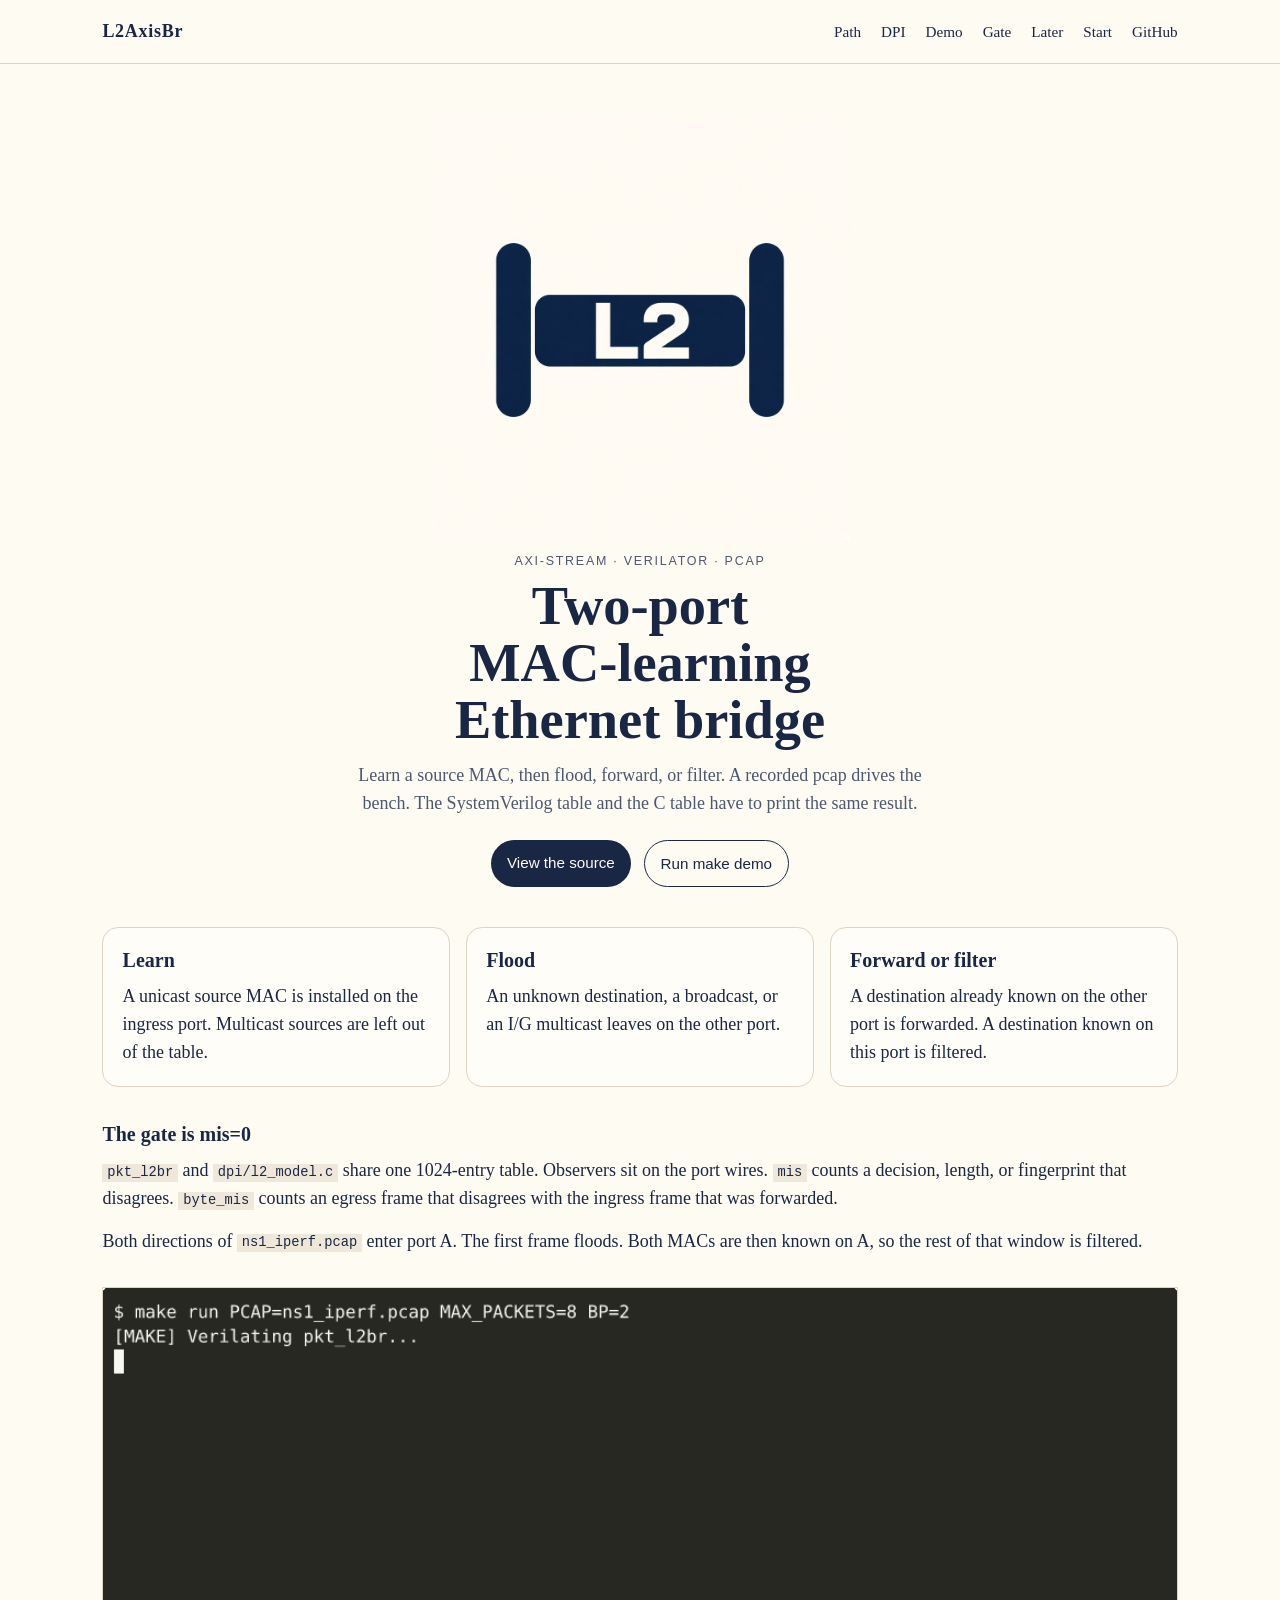
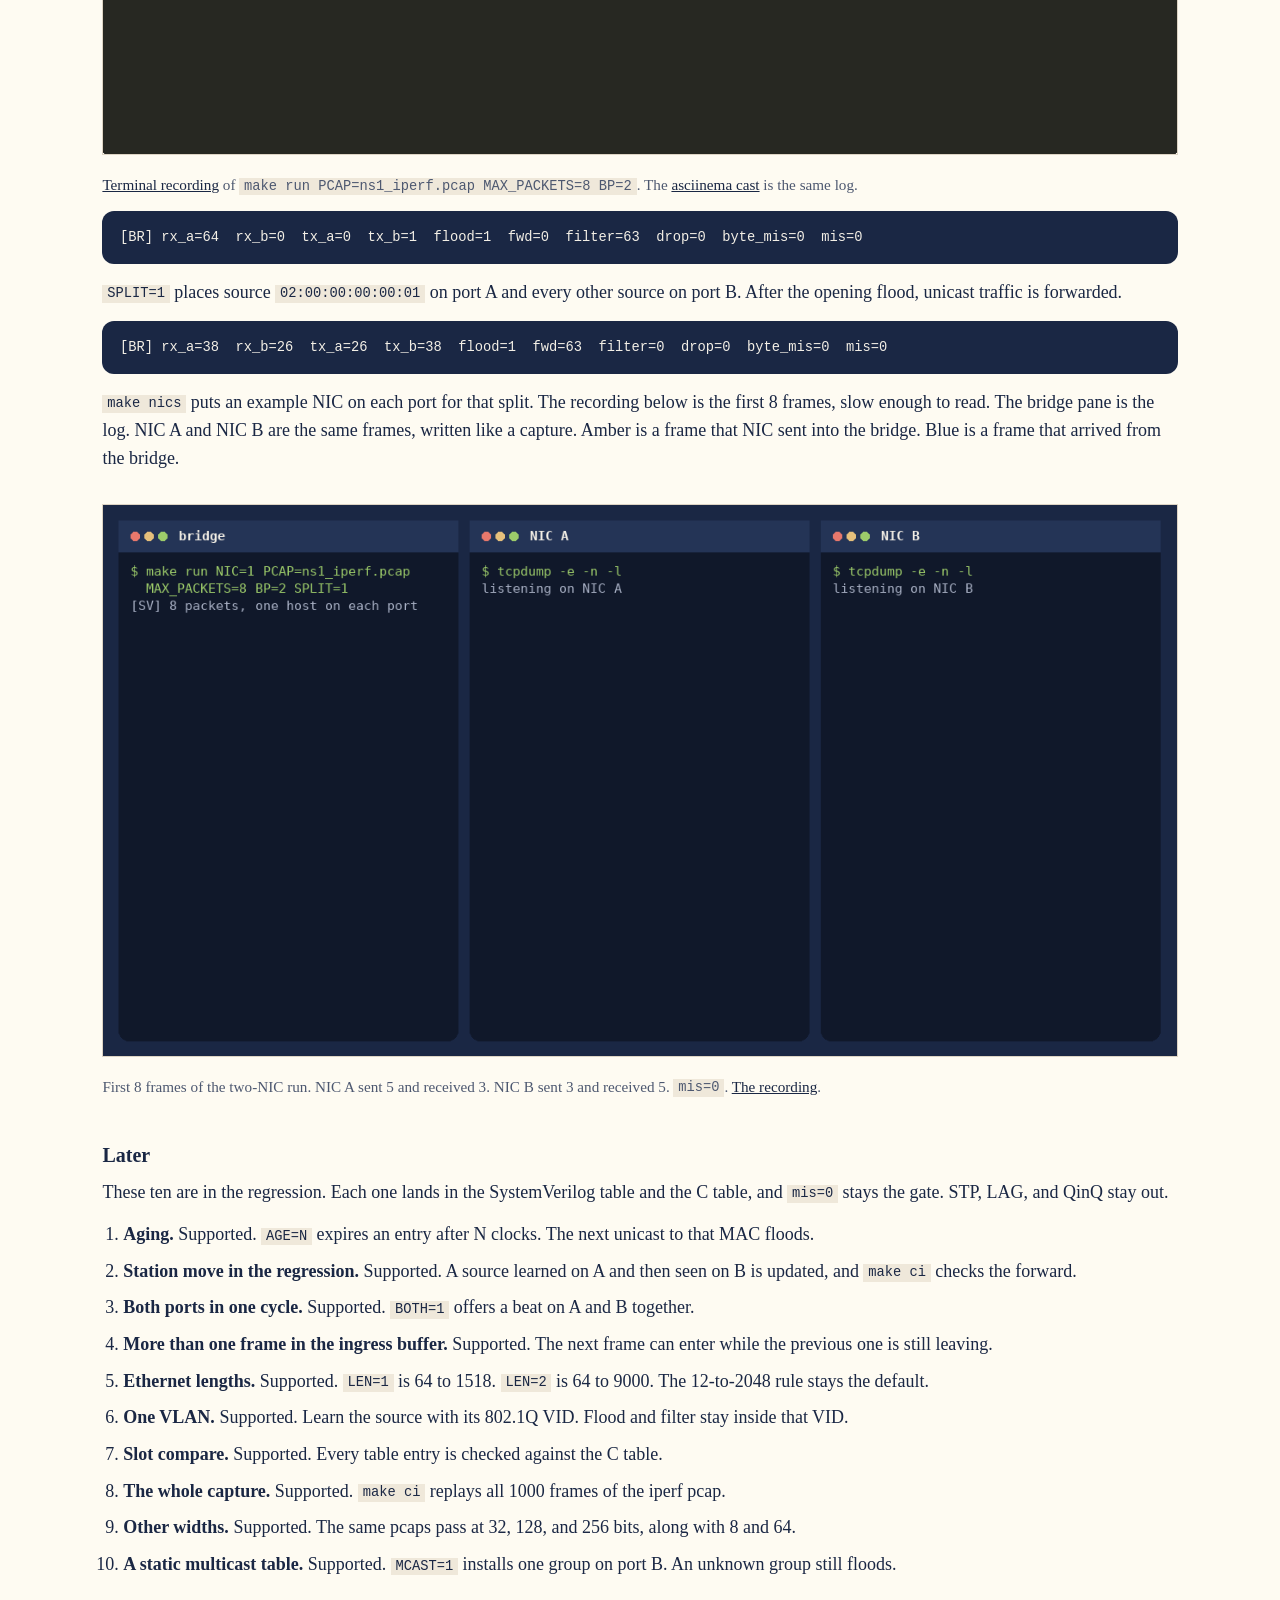
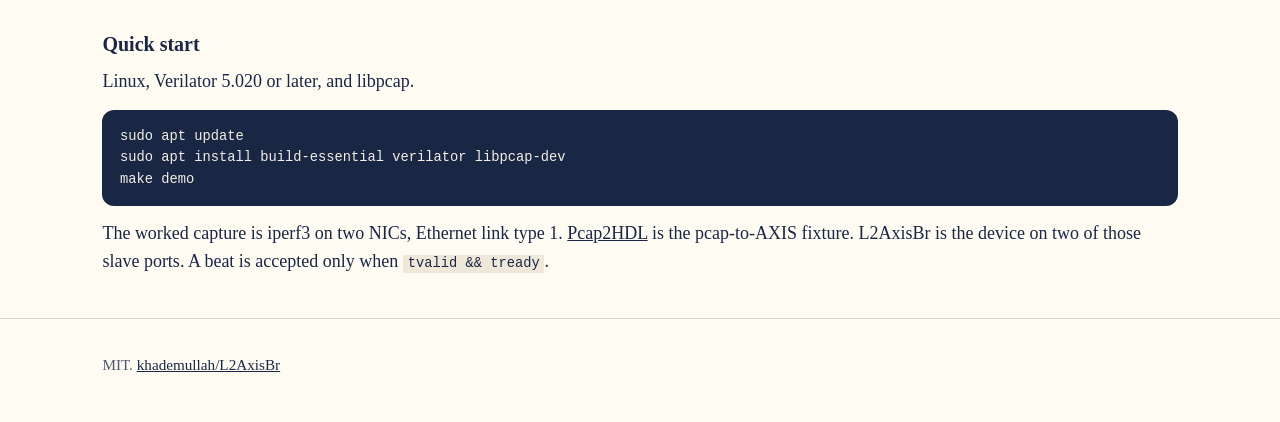
<file: docs/index.html>
<!DOCTYPE html>
<html lang="en">
<head>
  <meta charset="utf-8">
  <meta name="viewport" content="width=device-width, initial-scale=1">
  <title>L2AxisBr — two-port MAC-learning Ethernet bridge</title>
  <meta name="description" content="Two-port MAC-learning Ethernet bridge on AXI-Stream. Replay a pcap in Verilator. The SystemVerilog table and the C table have to agree.">
  <meta name="keywords" content="L2AxisBr, Ethernet bridge, AXI-Stream, MAC learning, SystemVerilog, Verilator, pcap, FPGA">
  <meta name="robots" content="index, follow">
  <link rel="canonical" href="https://khademullah.github.io/L2AxisBr/">
  <link rel="icon" href="logo.jpg" type="image/jpeg">
  <meta property="og:type" content="website">
  <meta property="og:title" content="L2AxisBr — two-port MAC-learning Ethernet bridge">
  <meta property="og:description" content="Learn a source MAC, then flood, forward, or filter. A pcap drives Verilator, and the RTL and a C model of the same table must agree.">
  <meta property="og:url" content="https://khademullah.github.io/L2AxisBr/">
  <meta property="og:image" content="https://khademullah.github.io/L2AxisBr/logo-2.jpg">
  <meta name="twitter:card" content="summary">
  <meta name="twitter:title" content="L2AxisBr — two-port MAC-learning Ethernet bridge">
  <meta name="twitter:description" content="Learn a source MAC, then flood, forward, or filter. A pcap drives Verilator, and the RTL and a C model of the same table must agree.">
  <meta name="twitter:image" content="https://khademullah.github.io/L2AxisBr/logo-2.jpg">
  <link rel="sitemap" type="application/xml" title="Sitemap" href="sitemap.xml">
  <link rel="sitemap" type="application/xml" title="Site" href="site.xml">
  <link rel="stylesheet" href="style.css">
  <script type="application/ld+json">
  {
    "@context": "https://schema.org",
    "@type": "SoftwareSourceCode",
    "name": "L2AxisBr",
    "description": "Two-port MAC-learning Ethernet bridge on AXI-Stream. Replay a pcap in Verilator. The SystemVerilog table and the C table have to agree.",
    "codeRepository": "https://github.com/khademullah/L2AxisBr",
    "programmingLanguage": ["SystemVerilog", "C"],
    "runtimePlatform": "Verilator",
    "license": "https://opensource.org/licenses/MIT",
    "author": {
      "@type": "Person",
      "name": "Khadem Ullah",
      "url": "https://github.com/khademullah"
    }
  }
  </script>
</head>
<body>
  <header class="bar">
    <a class="brand" href="#top">L2AxisBr</a>
    <nav>
      <a href="path.html">Path</a>
      <a href="dpi.html">DPI</a>
      <a href="run.html">Demo</a>
      <a href="#gate">Gate</a>
      <a href="#later">Later</a>
      <a href="#start">Start</a>
      <a href="https://github.com/khademullah/L2AxisBr">GitHub</a>
    </nav>
  </header>

  <main id="top">
    <section class="hero">
      <img class="hero-logo" src="logo-2.jpg" width="640" height="640" alt="L2AxisBr: two ports joined by a bridge, with L2 on the bridge">
      <p class="kicker">AXI-Stream · Verilator · pcap</p>
      <h1>Two-port MAC&#8209;learning Ethernet bridge</h1>
      <p class="lede">Learn a source MAC, then flood, forward, or filter. A recorded pcap drives the bench. The SystemVerilog table and the C table have to print the same result.</p>
      <p class="actions">
        <a class="button" href="https://github.com/khademullah/L2AxisBr">View the source</a>
        <a class="button quiet" href="#start">Run make demo</a>
      </p>
    </section>

    <section class="rules" aria-label="Forwarding">
      <article>
        <h2>Learn</h2>
        <p>A unicast source MAC is installed on the ingress port. Multicast sources are left out of the table.</p>
      </article>
      <article>
        <h2>Flood</h2>
        <p>An unknown destination, a broadcast, or an I/G multicast leaves on the other port.</p>
      </article>
      <article>
        <h2>Forward or filter</h2>
        <p>A destination already known on the other port is forwarded. A destination known on this port is filtered.</p>
      </article>
    </section>

    <section id="gate">
      <h2>The gate is mis=0</h2>
      <p><code>pkt_l2br</code> and <code>dpi/l2_model.c</code> share one 1024-entry table. Observers sit on the port wires. <code>mis</code> counts a decision, length, or fingerprint that disagrees. <code>byte_mis</code> counts an egress frame that disagrees with the ingress frame that was forwarded.</p>
      <p>Both directions of <code>ns1_iperf.pcap</code> enter port A. The first frame floods. Both MACs are then known on A, so the rest of that window is filtered.</p>
      <figure class="demo">
        <img src="demo.gif" alt="make run on the first 8 frames: packet 1 floods, the next frames are filtered, mis=0">
        <figcaption><a href="demo.gif">Terminal recording</a> of <code>make run PCAP=ns1_iperf.pcap MAX_PACKETS=8 BP=2</code>. The <a href="demo.cast">asciinema cast</a> is the same log.</figcaption>
      </figure>
      <pre><code>[BR] rx_a=64  rx_b=0  tx_a=0  tx_b=1  flood=1  fwd=0  filter=63  drop=0  byte_mis=0  mis=0</code></pre>
      <p><code>SPLIT=1</code> places source <code>02:00:00:00:00:01</code> on port A and every other source on port B. After the opening flood, unicast traffic is forwarded.</p>
      <pre><code>[BR] rx_a=38  rx_b=26  tx_a=26  tx_b=38  flood=1  fwd=63  filter=0  drop=0  byte_mis=0  mis=0</code></pre>
      <p><code>make nics</code> puts an example NIC on each port for that split. The recording below is the first 8 frames, slow enough to read. The bridge pane is the log. NIC A and NIC B are the same frames, written like a capture. Amber is a frame that NIC sent into the bridge. Blue is a frame that arrived from the bridge.</p>
      <figure class="demo">
        <img src="nics.gif" alt="Three terminals. The bridge floods the first frame from NIC A to NIC B, then forwards the return frame from NIC B to NIC A.">
        <figcaption>First 8 frames of the two-NIC run. NIC A sent 5 and received 3. NIC B sent 3 and received 5. <code>mis=0</code>. <a href="nics.gif">The recording</a>.</figcaption>
      </figure>
    </section>

    <section id="later">
      <h2>Later</h2>
      <p>These ten are in the regression. Each one lands in the SystemVerilog table and the C table, and <code>mis=0</code> stays the gate. STP, LAG, and QinQ stay out.</p>
      <ol>
        <li><strong>Aging.</strong> Supported. <code>AGE=N</code> expires an entry after N clocks. The next unicast to that MAC floods.</li>
        <li><strong>Station move in the regression.</strong> Supported. A source learned on A and then seen on B is updated, and <code>make ci</code> checks the forward.</li>
        <li><strong>Both ports in one cycle.</strong> Supported. <code>BOTH=1</code> offers a beat on A and B together.</li>
        <li><strong>More than one frame in the ingress buffer.</strong> Supported. The next frame can enter while the previous one is still leaving.</li>
        <li><strong>Ethernet lengths.</strong> Supported. <code>LEN=1</code> is 64 to 1518. <code>LEN=2</code> is 64 to 9000. The 12-to-2048 rule stays the default.</li>
        <li><strong>One VLAN.</strong> Supported. Learn the source with its 802.1Q VID. Flood and filter stay inside that VID.</li>
        <li><strong>Slot compare.</strong> Supported. Every table entry is checked against the C table.</li>
        <li><strong>The whole capture.</strong> Supported. <code>make ci</code> replays all 1000 frames of the iperf pcap.</li>
        <li><strong>Other widths.</strong> Supported. The same pcaps pass at 32, 128, and 256 bits, along with 8 and 64.</li>
        <li><strong>A static multicast table.</strong> Supported. <code>MCAST=1</code> installs one group on port B. An unknown group still floods.</li>
      </ol>
    </section>

    <section id="start">
      <h2>Quick start</h2>
      <p>Linux, Verilator 5.020 or later, and libpcap.</p>
      <pre><code>sudo apt update
sudo apt install build-essential verilator libpcap-dev
make demo</code></pre>
      <p>The worked capture is iperf3 on two NICs, Ethernet link type 1. <a href="https://github.com/khademullah/Pcap2HDL">Pcap2HDL</a> is the pcap-to-AXIS fixture. L2AxisBr is the device on two of those slave ports. A beat is accepted only when <code>tvalid &amp;&amp; tready</code>.</p>
    </section>
  </main>

  <footer>
    <p>MIT. <a href="https://github.com/khademullah/L2AxisBr">khademullah/L2AxisBr</a></p>
  </footer>
</body>
</html>
</file>
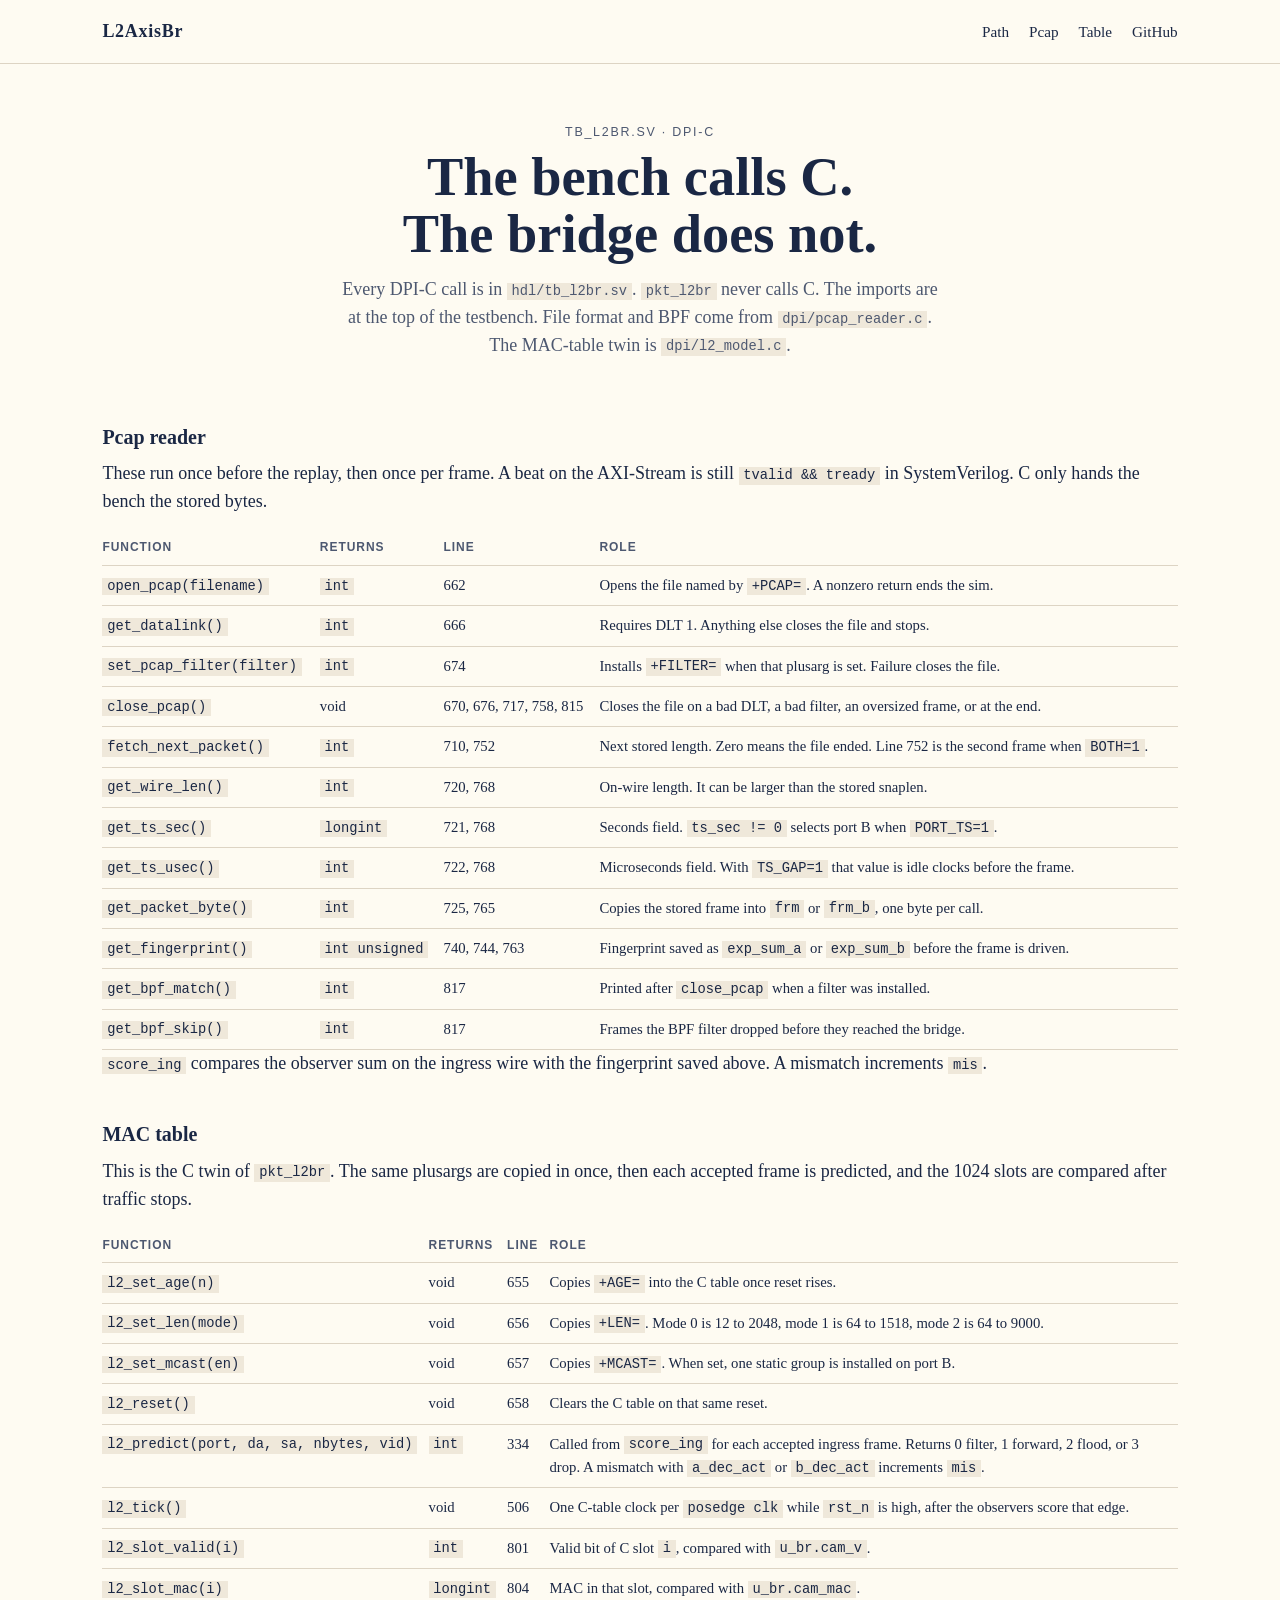
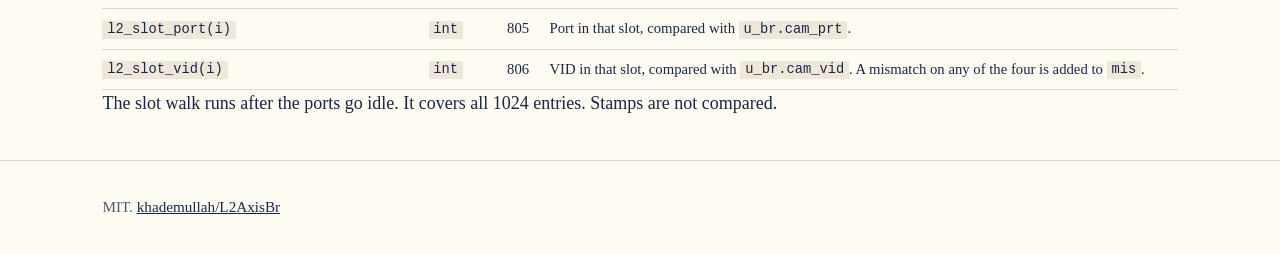
<file: docs/dpi.html>
<!DOCTYPE html>
<html lang="en">
<head>
  <meta charset="utf-8">
  <meta name="viewport" content="width=device-width, initial-scale=1">
  <title>L2AxisBr — DPI-C</title>
  <meta name="description" content="DPI-C calls in tb_l2br.sv. The pcap reader and the C MAC table are the only C on the bench.">
  <link rel="icon" href="logo.jpg" type="image/jpeg">
  <link rel="stylesheet" href="style.css">
</head>
<body>
  <header class="bar">
    <a class="brand" href="index.html">L2AxisBr</a>
    <nav>
      <a href="path.html">Path</a>
      <a href="#pcap">Pcap</a>
      <a href="#table">Table</a>
      <a href="https://github.com/khademullah/L2AxisBr">GitHub</a>
    </nav>
  </header>

  <main>
    <section class="hero">
      <p class="kicker">tb_l2br.sv · DPI-C</p>
      <h1>The bench calls C. The bridge does not.</h1>
      <p class="lede">Every DPI-C call is in <code>hdl/tb_l2br.sv</code>. <code>pkt_l2br</code> never calls C. The imports are at the top of the testbench. File format and BPF come from <code>dpi/pcap_reader.c</code>. The MAC-table twin is <code>dpi/l2_model.c</code>.</p>
    </section>

    <section class="step" id="pcap">
      <h2>Pcap reader</h2>
      <p>These run once before the replay, then once per frame. A beat on the AXI-Stream is still <code>tvalid &amp;&amp; tready</code> in SystemVerilog. C only hands the bench the stored bytes.</p>
      <div class="table-wrap">
        <table>
          <thead>
            <tr><th>Function</th><th>Returns</th><th>Line</th><th>Role</th></tr>
          </thead>
          <tbody>
            <tr><td><code>open_pcap(filename)</code></td><td><code>int</code></td><td>662</td><td>Opens the file named by <code>+PCAP=</code>. A nonzero return ends the sim.</td></tr>
            <tr><td><code>get_datalink()</code></td><td><code>int</code></td><td>666</td><td>Requires DLT 1. Anything else closes the file and stops.</td></tr>
            <tr><td><code>set_pcap_filter(filter)</code></td><td><code>int</code></td><td>674</td><td>Installs <code>+FILTER=</code> when that plusarg is set. Failure closes the file.</td></tr>
            <tr><td><code>close_pcap()</code></td><td>void</td><td>670, 676, 717, 758, 815</td><td>Closes the file on a bad DLT, a bad filter, an oversized frame, or at the end.</td></tr>
            <tr><td><code>fetch_next_packet()</code></td><td><code>int</code></td><td>710, 752</td><td>Next stored length. Zero means the file ended. Line 752 is the second frame when <code>BOTH=1</code>.</td></tr>
            <tr><td><code>get_wire_len()</code></td><td><code>int</code></td><td>720, 768</td><td>On-wire length. It can be larger than the stored snaplen.</td></tr>
            <tr><td><code>get_ts_sec()</code></td><td><code>longint</code></td><td>721, 768</td><td>Seconds field. <code>ts_sec != 0</code> selects port B when <code>PORT_TS=1</code>.</td></tr>
            <tr><td><code>get_ts_usec()</code></td><td><code>int</code></td><td>722, 768</td><td>Microseconds field. With <code>TS_GAP=1</code> that value is idle clocks before the frame.</td></tr>
            <tr><td><code>get_packet_byte()</code></td><td><code>int</code></td><td>725, 765</td><td>Copies the stored frame into <code>frm</code> or <code>frm_b</code>, one byte per call.</td></tr>
            <tr><td><code>get_fingerprint()</code></td><td><code>int unsigned</code></td><td>740, 744, 763</td><td>Fingerprint saved as <code>exp_sum_a</code> or <code>exp_sum_b</code> before the frame is driven.</td></tr>
            <tr><td><code>get_bpf_match()</code></td><td><code>int</code></td><td>817</td><td>Printed after <code>close_pcap</code> when a filter was installed.</td></tr>
            <tr><td><code>get_bpf_skip()</code></td><td><code>int</code></td><td>817</td><td>Frames the BPF filter dropped before they reached the bridge.</td></tr>
          </tbody>
        </table>
      </div>
      <p><code>score_ing</code> compares the observer sum on the ingress wire with the fingerprint saved above. A mismatch increments <code>mis</code>.</p>
    </section>

    <section class="step" id="table">
      <h2>MAC table</h2>
      <p>This is the C twin of <code>pkt_l2br</code>. The same plusargs are copied in once, then each accepted frame is predicted, and the 1024 slots are compared after traffic stops.</p>
      <div class="table-wrap">
        <table>
          <thead>
            <tr><th>Function</th><th>Returns</th><th>Line</th><th>Role</th></tr>
          </thead>
          <tbody>
            <tr><td><code>l2_set_age(n)</code></td><td>void</td><td>655</td><td>Copies <code>+AGE=</code> into the C table once reset rises.</td></tr>
            <tr><td><code>l2_set_len(mode)</code></td><td>void</td><td>656</td><td>Copies <code>+LEN=</code>. Mode 0 is 12 to 2048, mode 1 is 64 to 1518, mode 2 is 64 to 9000.</td></tr>
            <tr><td><code>l2_set_mcast(en)</code></td><td>void</td><td>657</td><td>Copies <code>+MCAST=</code>. When set, one static group is installed on port B.</td></tr>
            <tr><td><code>l2_reset()</code></td><td>void</td><td>658</td><td>Clears the C table on that same reset.</td></tr>
            <tr><td><code>l2_predict(port, da, sa, nbytes, vid)</code></td><td><code>int</code></td><td>334</td><td>Called from <code>score_ing</code> for each accepted ingress frame. Returns 0 filter, 1 forward, 2 flood, or 3 drop. A mismatch with <code>a_dec_act</code> or <code>b_dec_act</code> increments <code>mis</code>.</td></tr>
            <tr><td><code>l2_tick()</code></td><td>void</td><td>506</td><td>One C-table clock per <code>posedge clk</code> while <code>rst_n</code> is high, after the observers score that edge.</td></tr>
            <tr><td><code>l2_slot_valid(i)</code></td><td><code>int</code></td><td>801</td><td>Valid bit of C slot <code>i</code>, compared with <code>u_br.cam_v</code>.</td></tr>
            <tr><td><code>l2_slot_mac(i)</code></td><td><code>longint</code></td><td>804</td><td>MAC in that slot, compared with <code>u_br.cam_mac</code>.</td></tr>
            <tr><td><code>l2_slot_port(i)</code></td><td><code>int</code></td><td>805</td><td>Port in that slot, compared with <code>u_br.cam_prt</code>.</td></tr>
            <tr><td><code>l2_slot_vid(i)</code></td><td><code>int</code></td><td>806</td><td>VID in that slot, compared with <code>u_br.cam_vid</code>. A mismatch on any of the four is added to <code>mis</code>.</td></tr>
          </tbody>
        </table>
      </div>
      <p>The slot walk runs after the ports go idle. It covers all 1024 entries. Stamps are not compared.</p>
    </section>
  </main>

  <footer>
    <p>MIT. <a href="https://github.com/khademullah/L2AxisBr">khademullah/L2AxisBr</a></p>
  </footer>
</body>
</html>
</file>
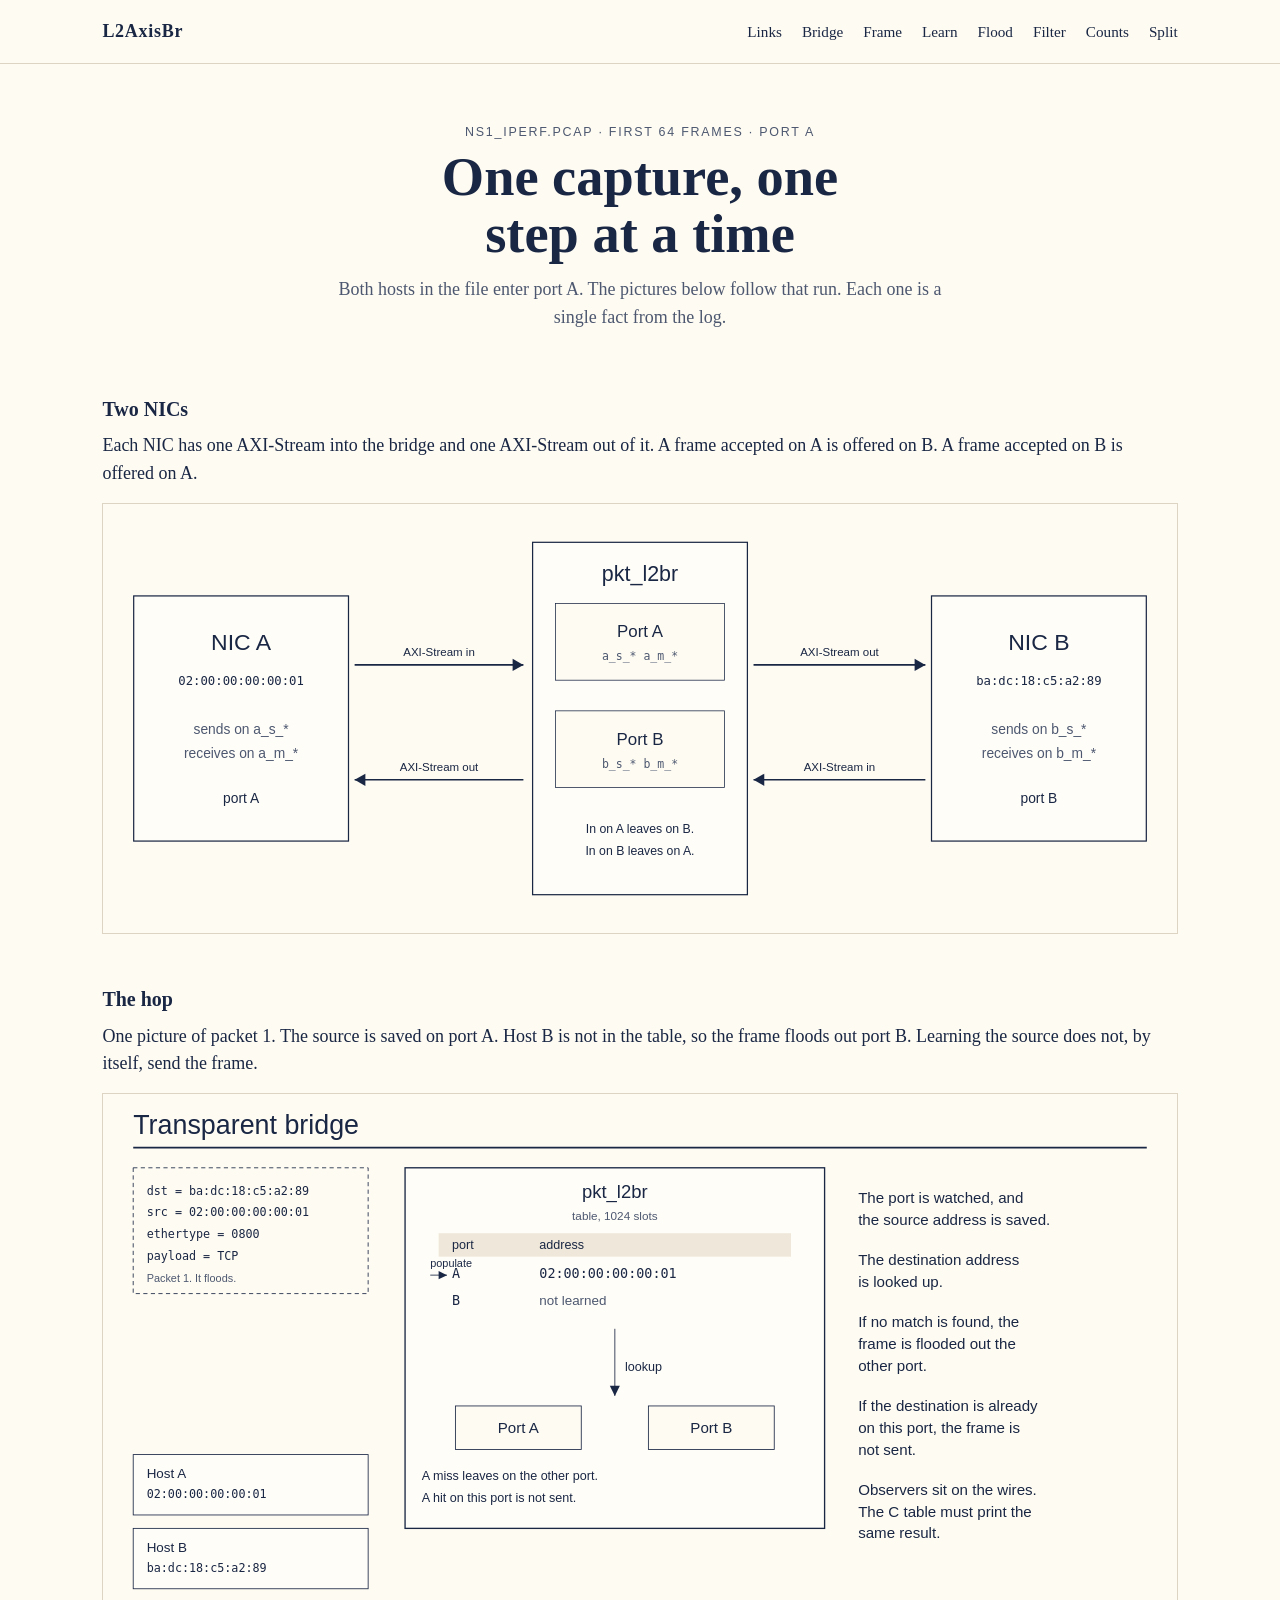
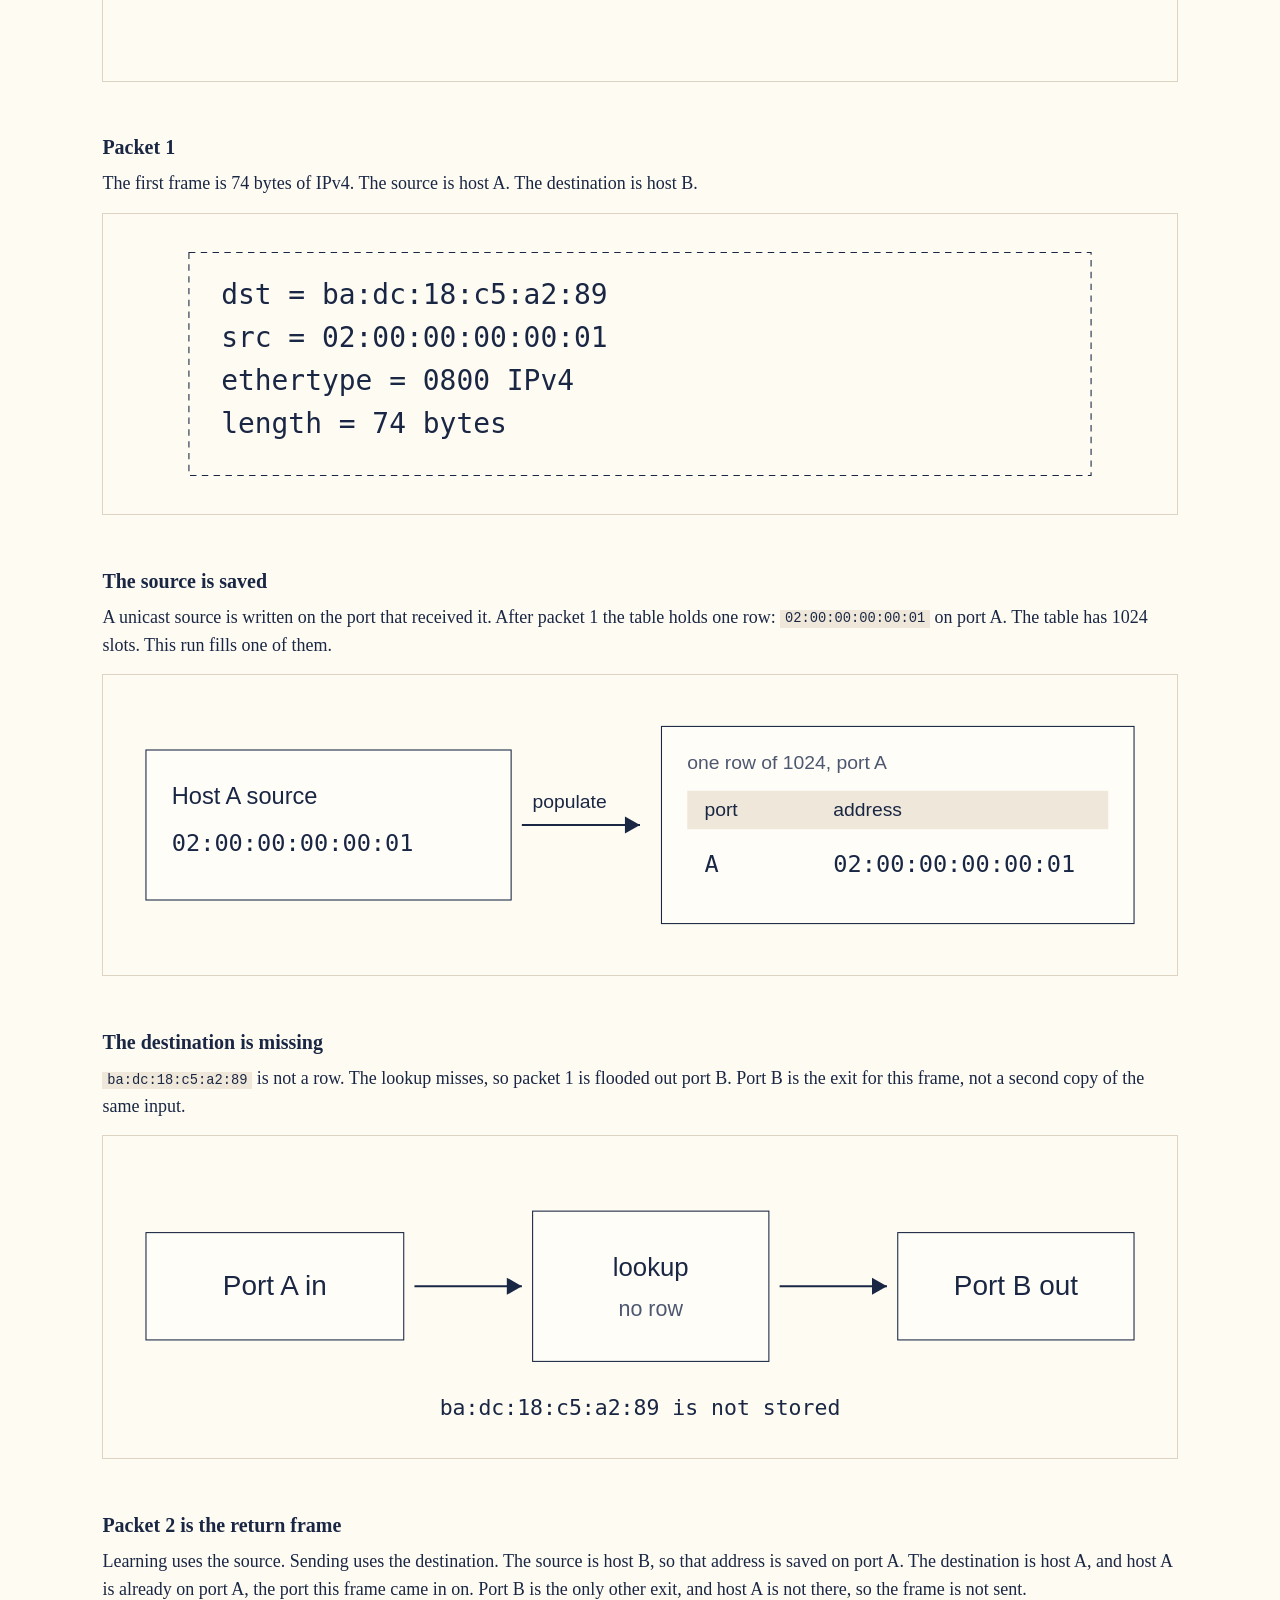
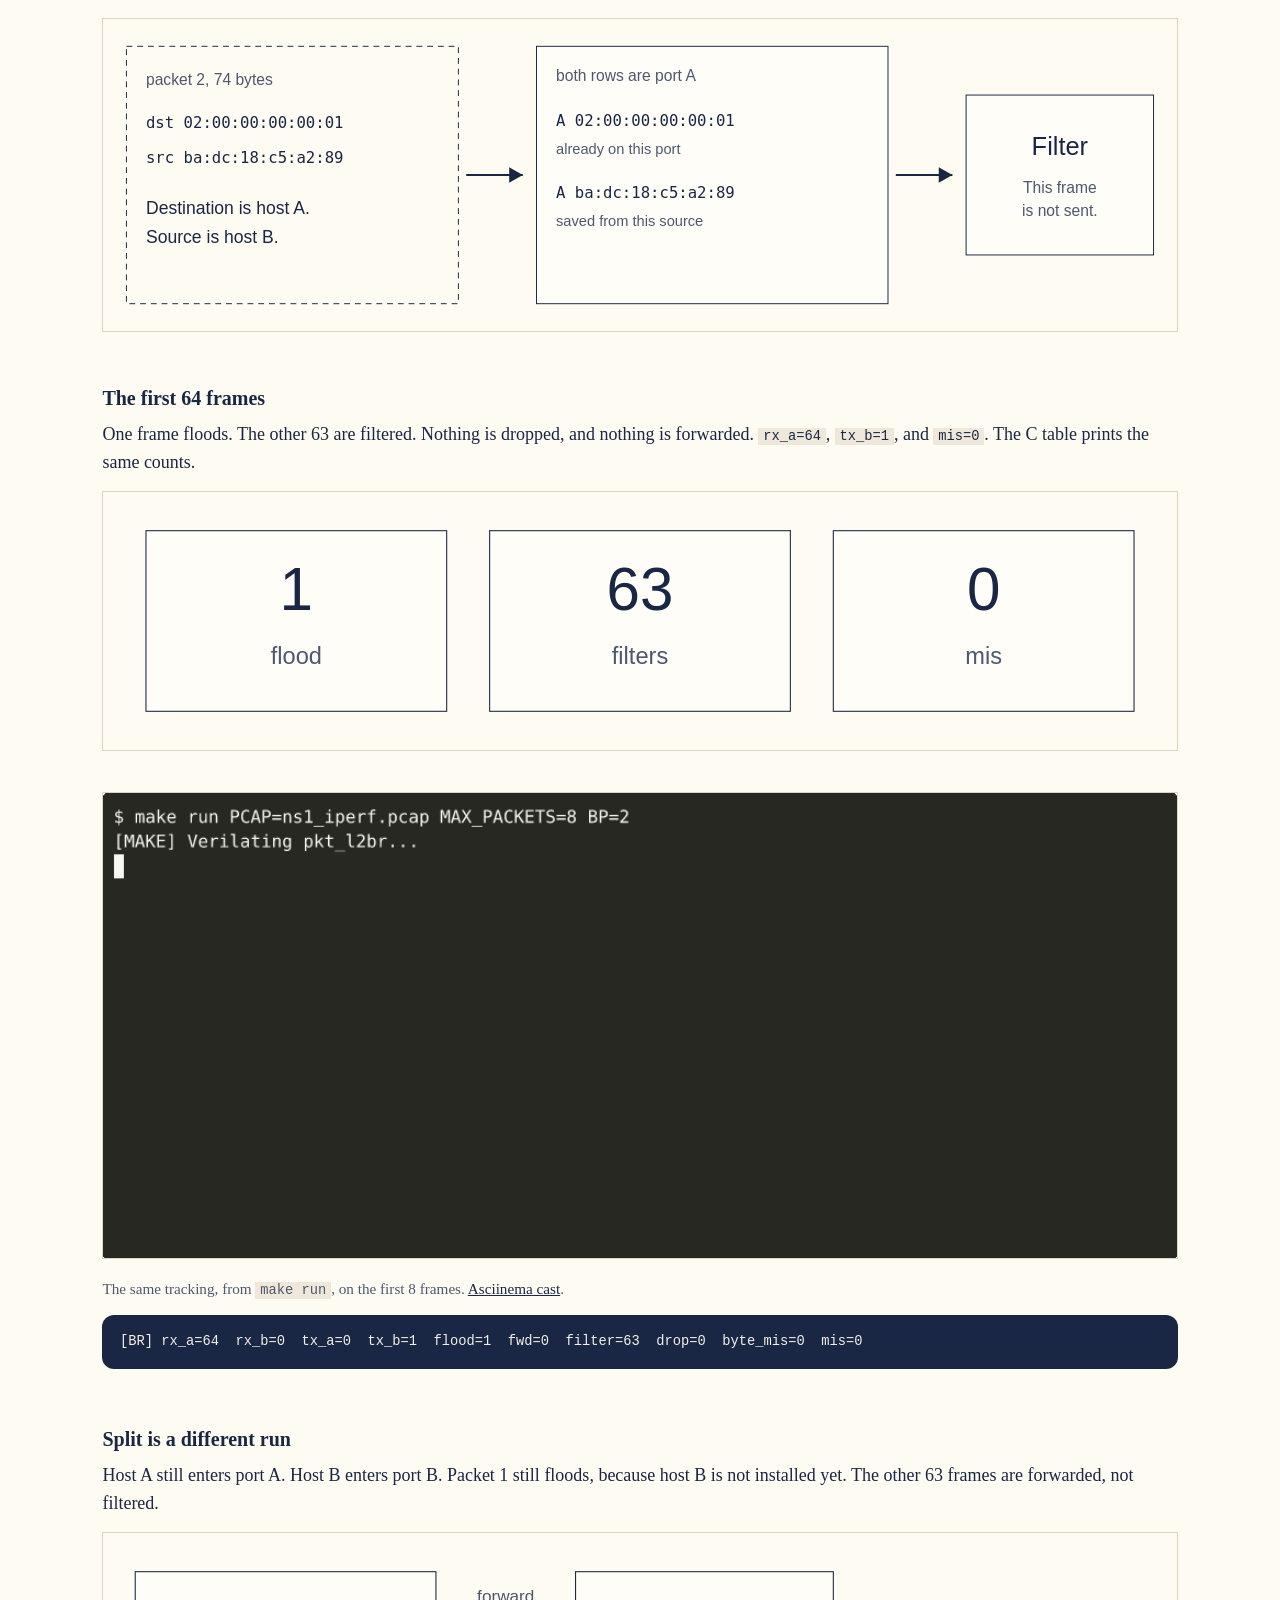
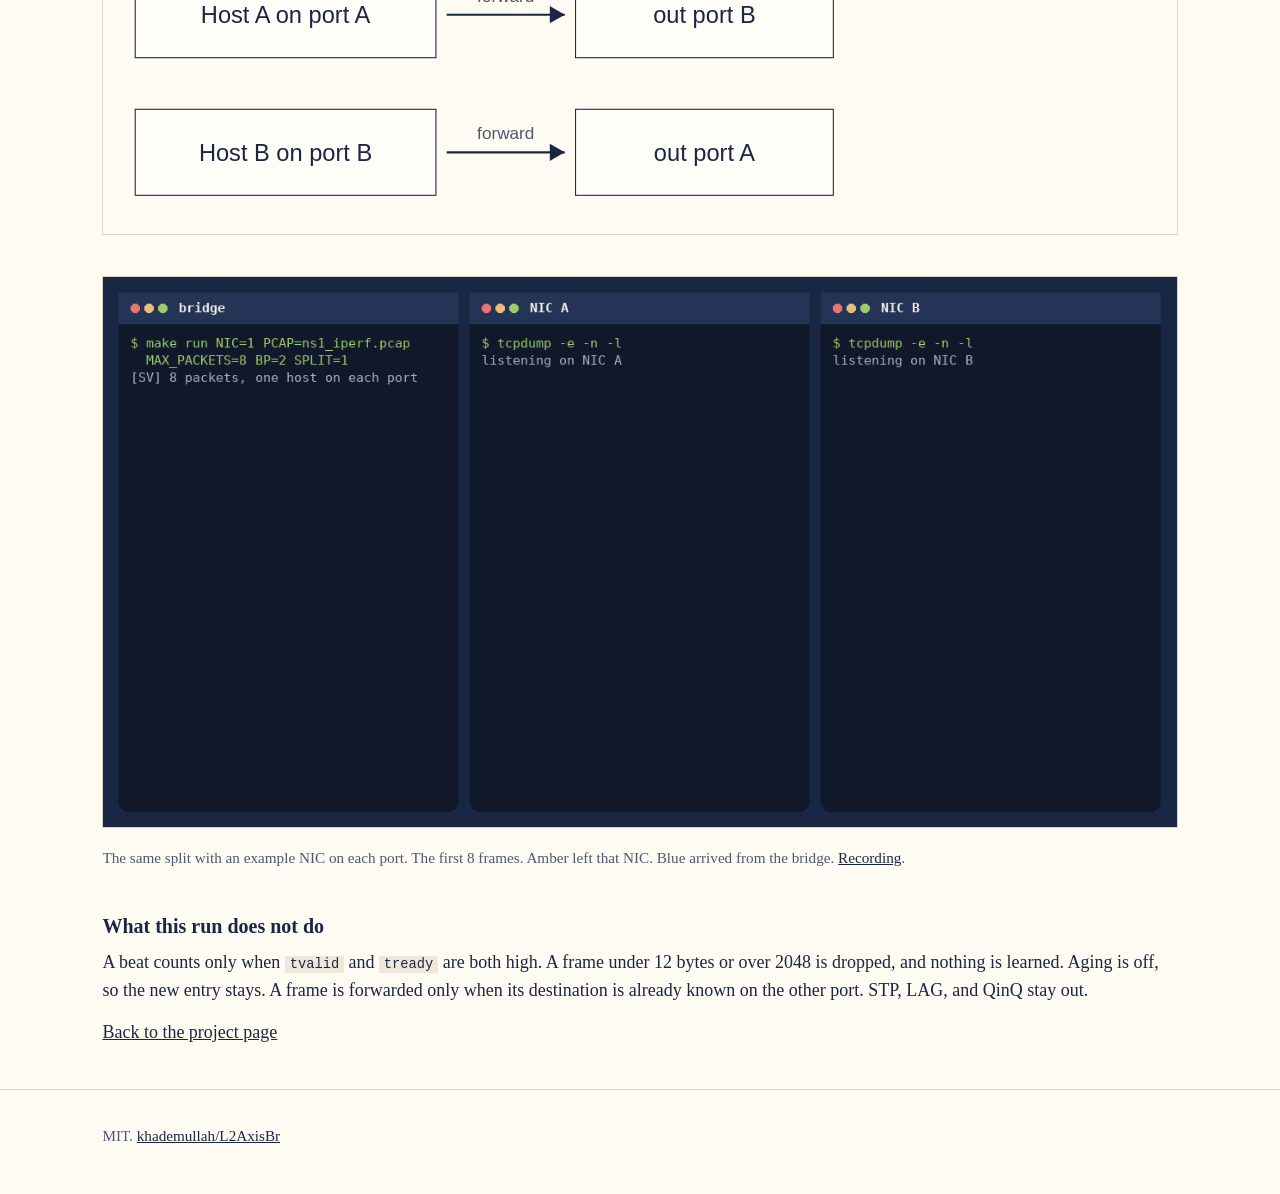
<file: docs/path.html>
<!DOCTYPE html>
<html lang="en">
<head>
  <meta charset="utf-8">
  <meta name="viewport" content="width=device-width, initial-scale=1">
  <title>L2AxisBr — first 64 frames</title>
  <meta name="description" content="Packet 1 floods. Packet 2 is filtered. Of the first 64 frames, one floods and 63 are filtered.">
  <link rel="icon" href="logo.jpg" type="image/jpeg">
  <link rel="stylesheet" href="style.css">
</head>
<body>
  <header class="bar">
    <a class="brand" href="index.html">L2AxisBr</a>
    <nav>
      <a href="#links">Links</a>
      <a href="#bridge">Bridge</a>
      <a href="#frame">Frame</a>
      <a href="#learn">Learn</a>
      <a href="#flood">Flood</a>
      <a href="#filter">Filter</a>
      <a href="#counts">Counts</a>
      <a href="#split">Split</a>
    </nav>
  </header>

  <main>
    <section class="hero">
      <p class="kicker">ns1_iperf.pcap · first 64 frames · port A</p>
      <h1>One capture, one step at a time</h1>
      <p class="lede">Both hosts in the file enter port A. The pictures below follow that run. Each one is a single fact from the log.</p>
    </section>

    <section class="step" id="links">
      <h2>Two NICs</h2>
      <p>Each NIC has one AXI-Stream into the bridge and one AXI-Stream out of it. A frame accepted on A is offered on B. A frame accepted on B is offered on A.</p>
      <img src="fig-links.svg" alt="NIC A and NIC B, each with an AXI-Stream into pkt_l2br and an AXI-Stream out of it">
    </section>

    <section class="step" id="bridge">
      <h2>The hop</h2>
      <p>One picture of packet 1. The source is saved on port A. Host B is not in the table, so the frame floods out port B. Learning the source does not, by itself, send the frame.</p>
      <img src="fig-bridge.svg" alt="Transparent bridge: host A is saved on port A, host B is not learned, and a miss floods out the other port">
    </section>

    <section class="step" id="frame">
      <h2>Packet 1</h2>
      <p>The first frame is 74 bytes of IPv4. The source is host A. The destination is host B.</p>
      <img src="fig-frame.svg" alt="Packet 1: destination ba:dc:18:c5:a2:89, source 02:00:00:00:00:01, ethertype 0800, 74 bytes">
    </section>

    <section class="step" id="learn">
      <h2>The source is saved</h2>
      <p>A unicast source is written on the port that received it. After packet 1 the table holds one row: <code>02:00:00:00:00:01</code> on port A. The table has 1024 slots. This run fills one of them.</p>
      <img src="fig-learn.svg" alt="Host A source 02:00:00:00:00:01 is stored on port A">
    </section>

    <section class="step" id="flood">
      <h2>The destination is missing</h2>
      <p><code>ba:dc:18:c5:a2:89</code> is not a row. The lookup misses, so packet 1 is flooded out port B. Port B is the exit for this frame, not a second copy of the same input.</p>
      <img src="fig-flood.svg" alt="Packet 1 enters port A, misses the table, and floods out port B">
    </section>

    <section class="step" id="filter">
      <h2>Packet 2 is the return frame</h2>
      <p>Learning uses the source. Sending uses the destination. The source is host B, so that address is saved on port A. The destination is host A, and host A is already on port A, the port this frame came in on. Port B is the only other exit, and host A is not there, so the frame is not sent.</p>
      <img src="fig-filter.svg" alt="Packet 2: destination is host A, already on port A, so the frame is filtered and not sent. Source host B is saved on port A.">
    </section>

    <section class="step" id="counts">
      <h2>The first 64 frames</h2>
      <p>One frame floods. The other 63 are filtered. Nothing is dropped, and nothing is forwarded. <code>rx_a=64</code>, <code>tx_b=1</code>, and <code>mis=0</code>. The C table prints the same counts.</p>
      <img src="fig-counts.svg" alt="1 flood, 63 filters, mis = 0">
      <figure class="demo">
        <img src="demo.gif" alt="make run on the first 8 frames: packet 1 floods, the next frames are filtered, mis=0">
        <figcaption>The same tracking, from <code>make run</code>, on the first 8 frames. <a href="demo.cast">Asciinema cast</a>.</figcaption>
      </figure>
      <pre><code>[BR] rx_a=64  rx_b=0  tx_a=0  tx_b=1  flood=1  fwd=0  filter=63  drop=0  byte_mis=0  mis=0</code></pre>
    </section>

    <section class="step" id="split">
      <h2>Split is a different run</h2>
      <p>Host A still enters port A. Host B enters port B. Packet 1 still floods, because host B is not installed yet. The other 63 frames are forwarded, not filtered.</p>
      <img src="fig-split.svg" alt="With split, host A is on port A and host B is on port B, and later frames are forwarded">
      <figure class="demo">
        <img src="nics.gif" alt="Three terminals. The bridge floods the first frame from NIC A to NIC B, then forwards the return frame from NIC B to NIC A.">
        <figcaption>The same split with an example NIC on each port. The first 8 frames. Amber left that NIC. Blue arrived from the bridge. <a href="nics.gif">Recording</a>.</figcaption>
      </figure>
    </section>

    <section class="step" id="rules">
      <h2>What this run does not do</h2>
      <p>A beat counts only when <code>tvalid</code> and <code>tready</code> are both high. A frame under 12 bytes or over 2048 is dropped, and nothing is learned. Aging is off, so the new entry stays. A frame is forwarded only when its destination is already known on the other port. STP, LAG, and QinQ stay out.</p>
      <p><a href="index.html">Back to the project page</a></p>
    </section>
  </main>

  <footer>
    <p>MIT. <a href="https://github.com/khademullah/L2AxisBr">khademullah/L2AxisBr</a></p>
  </footer>
</body>
</html>
</file>
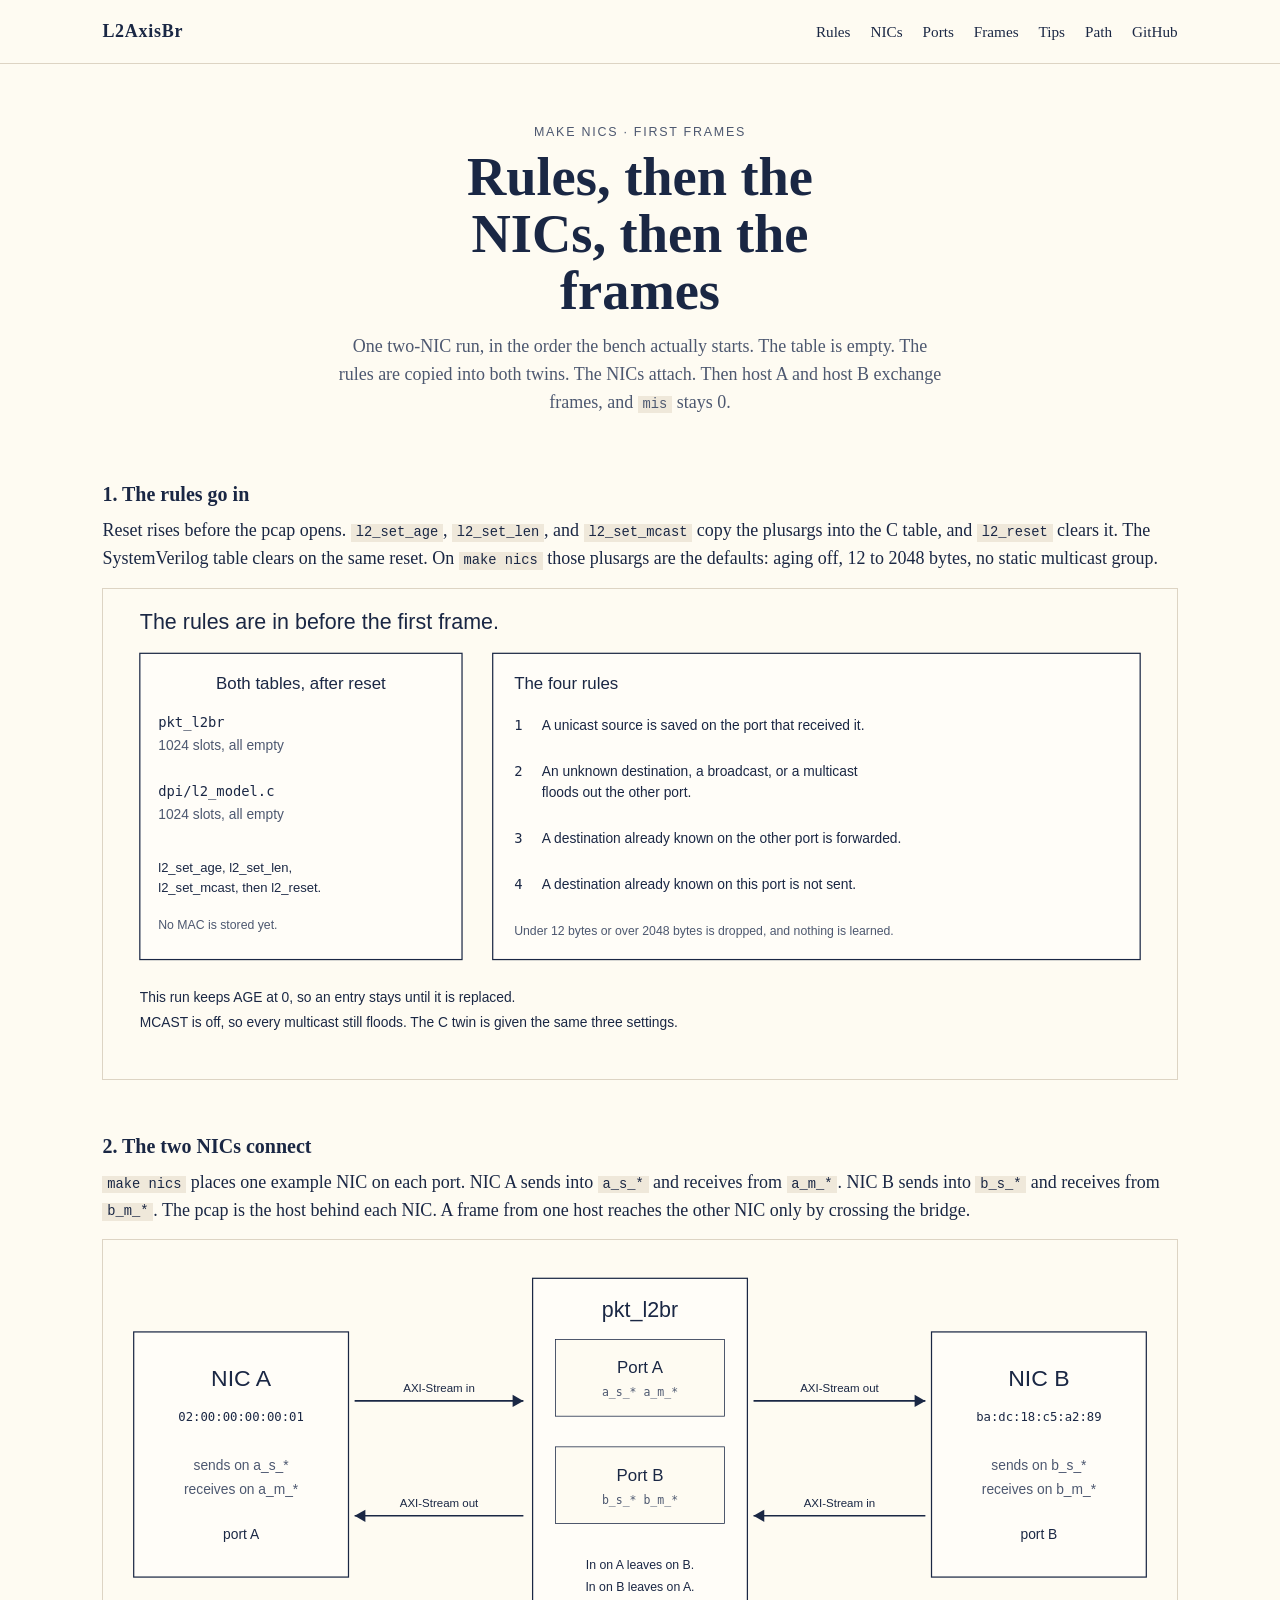
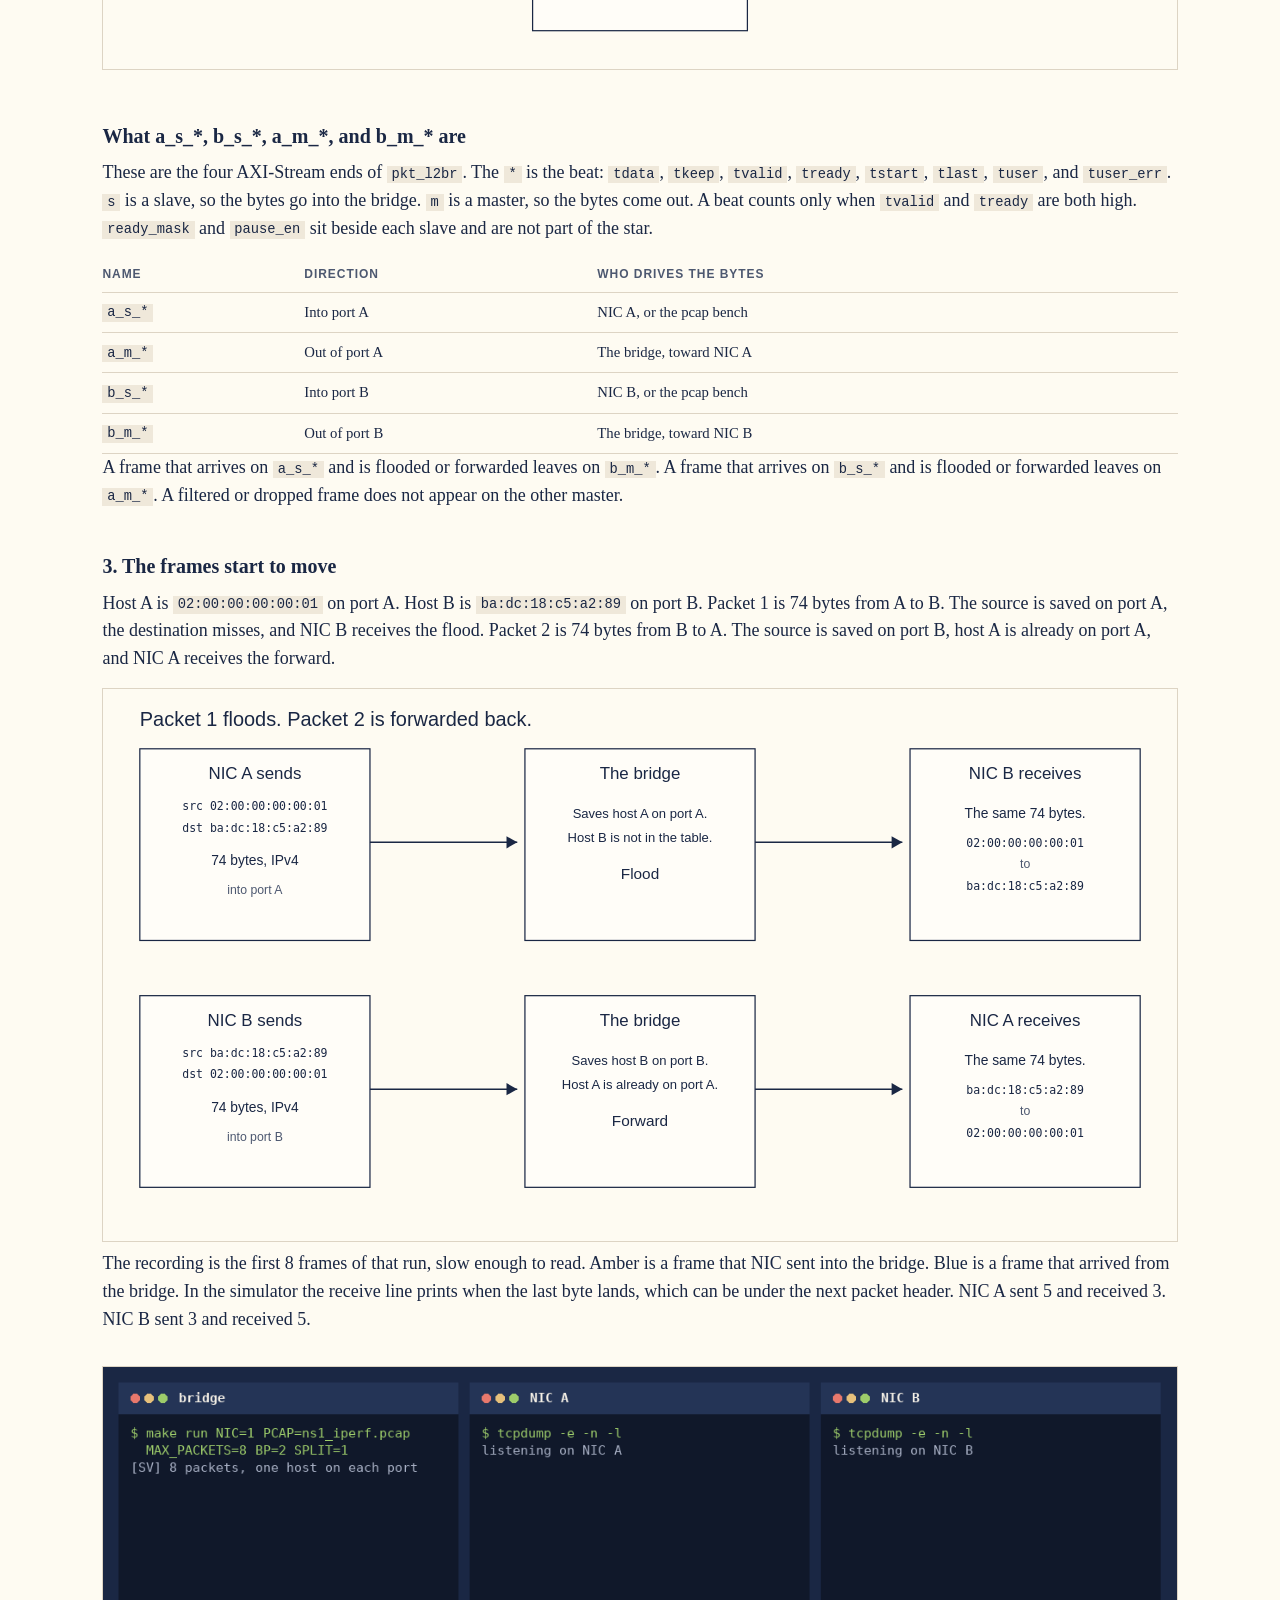
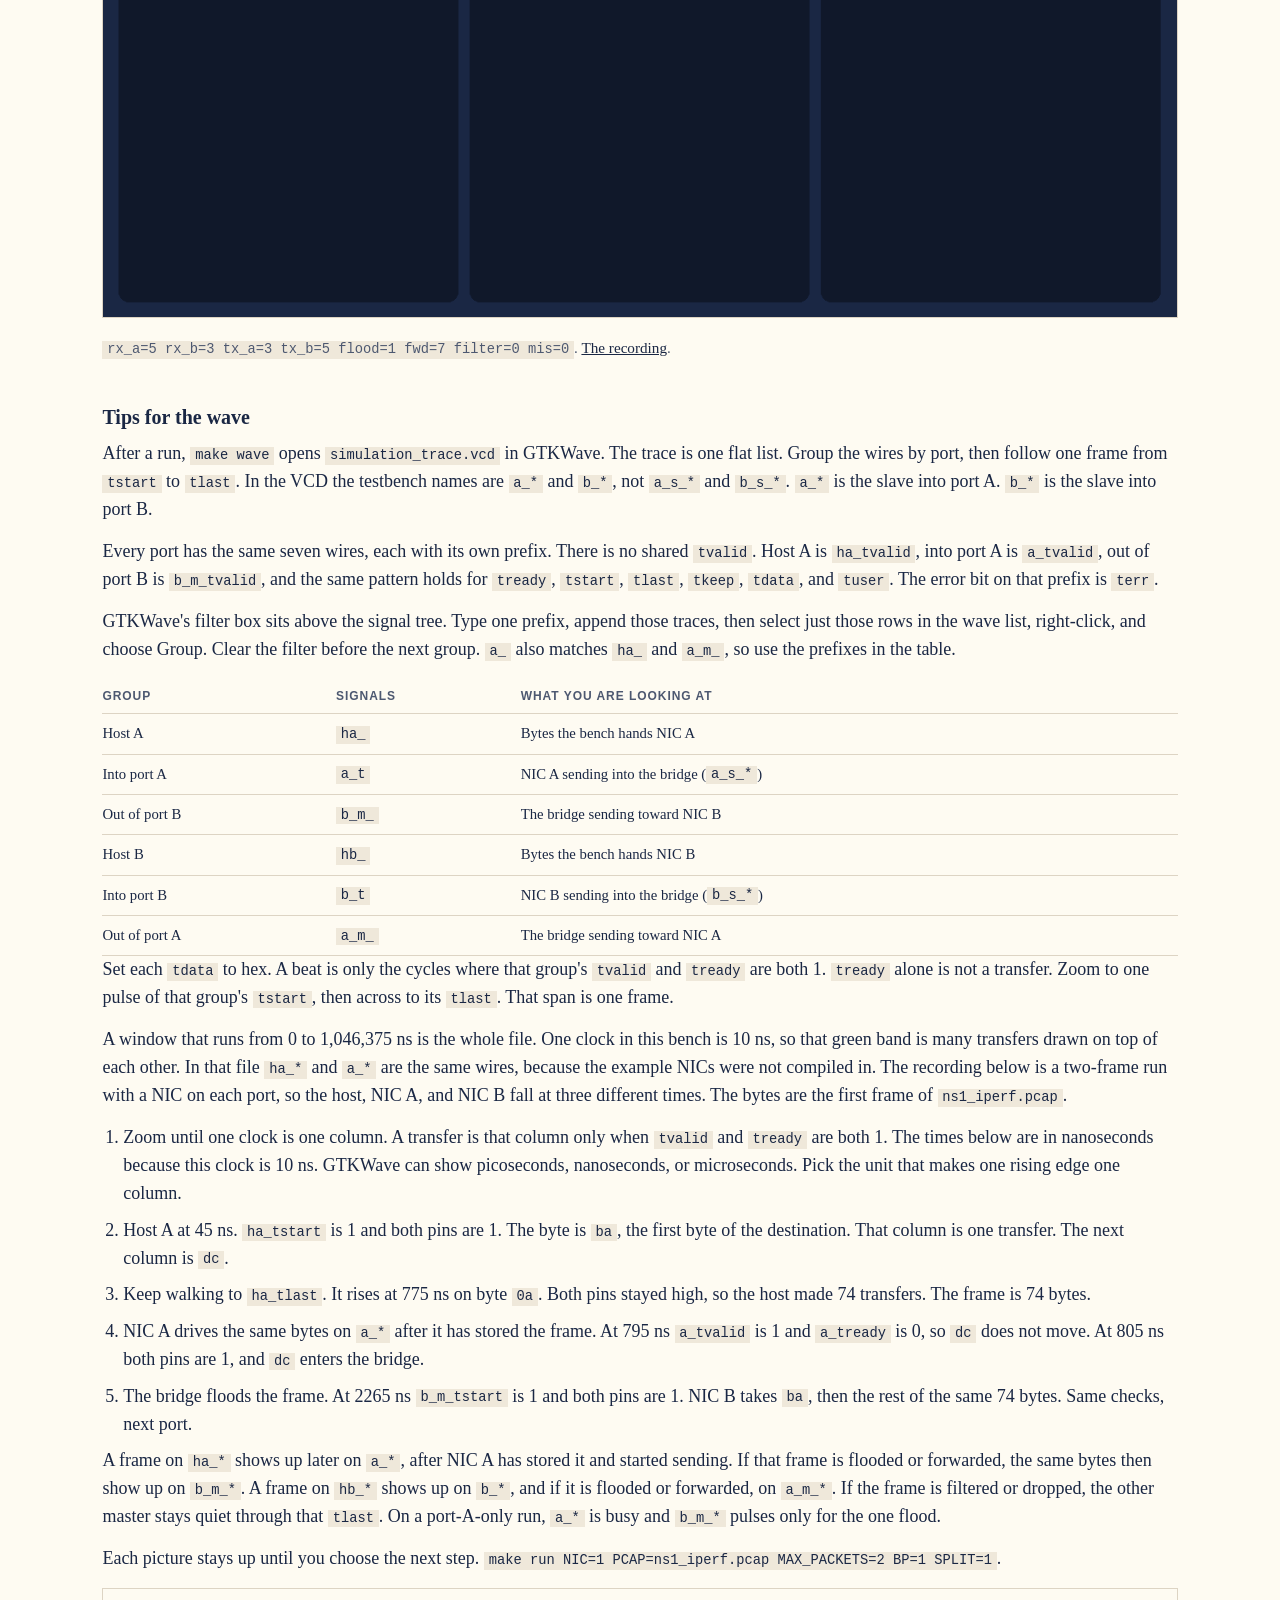
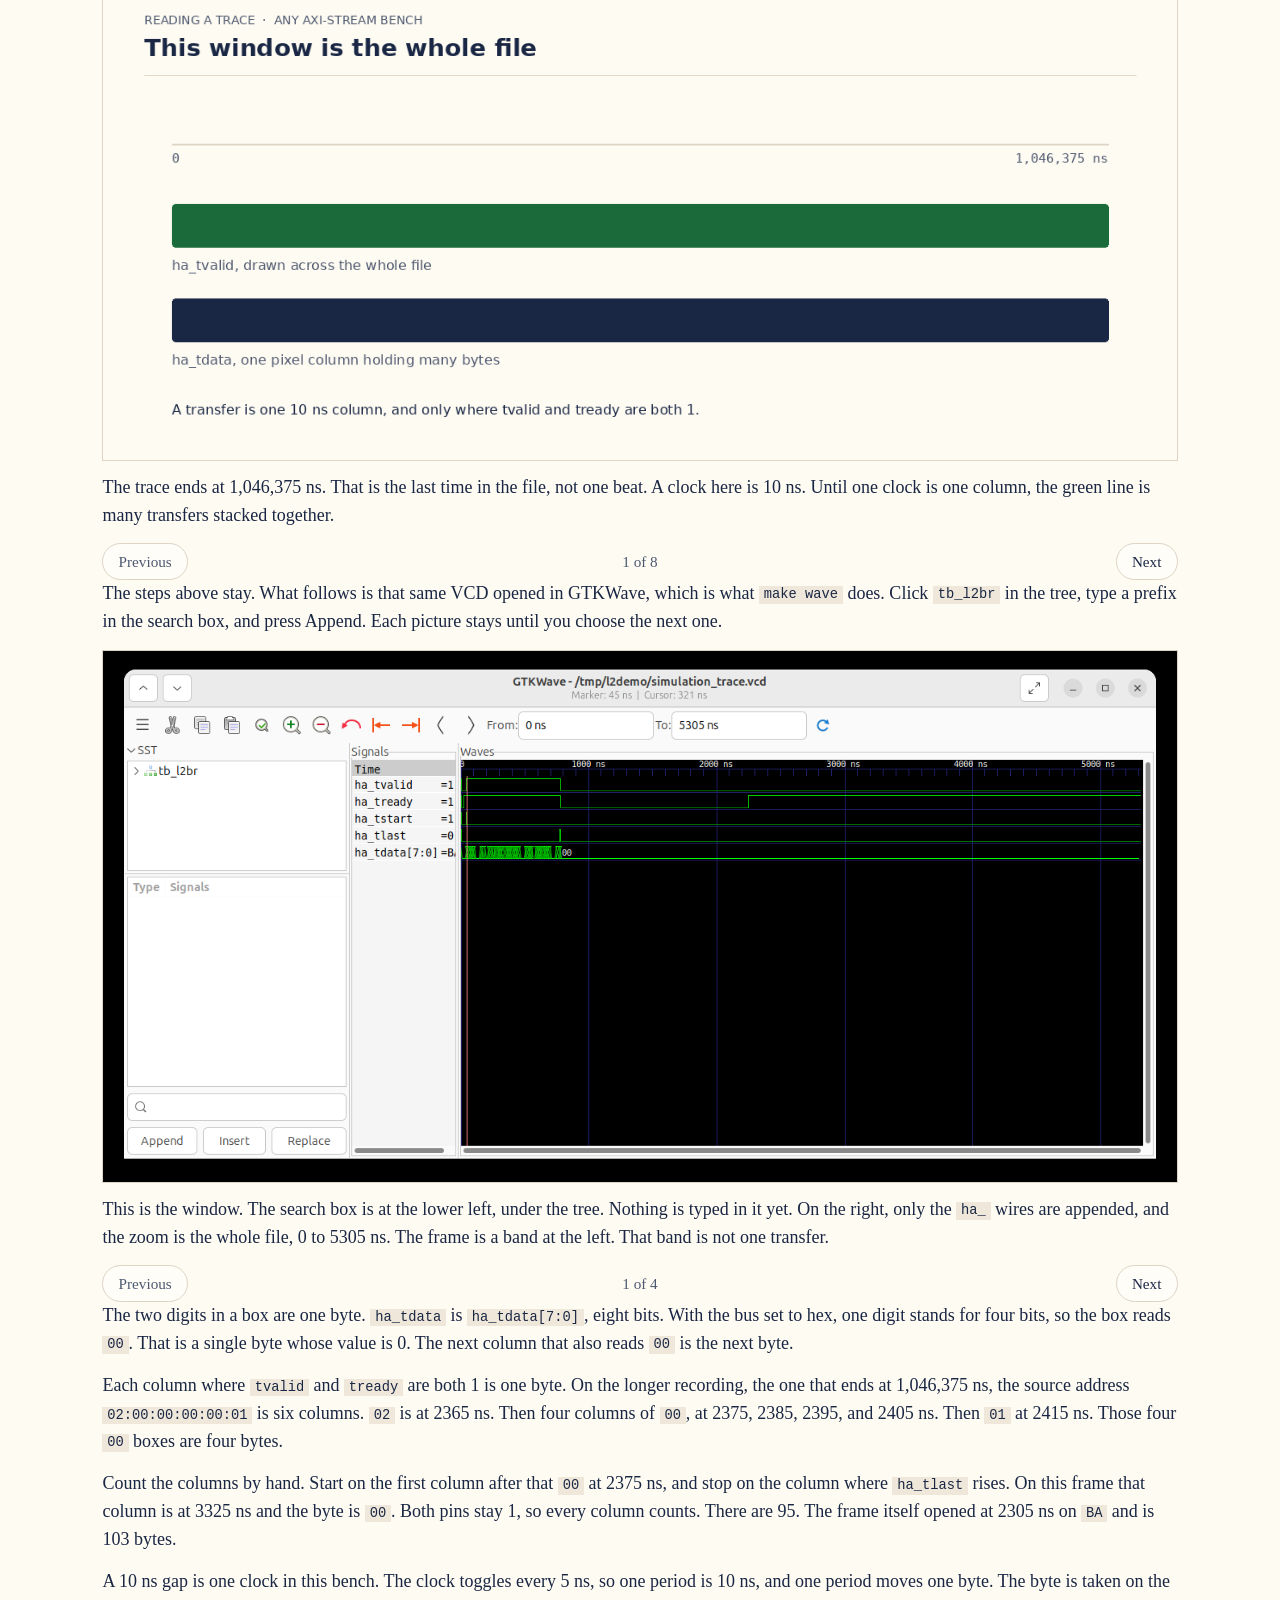
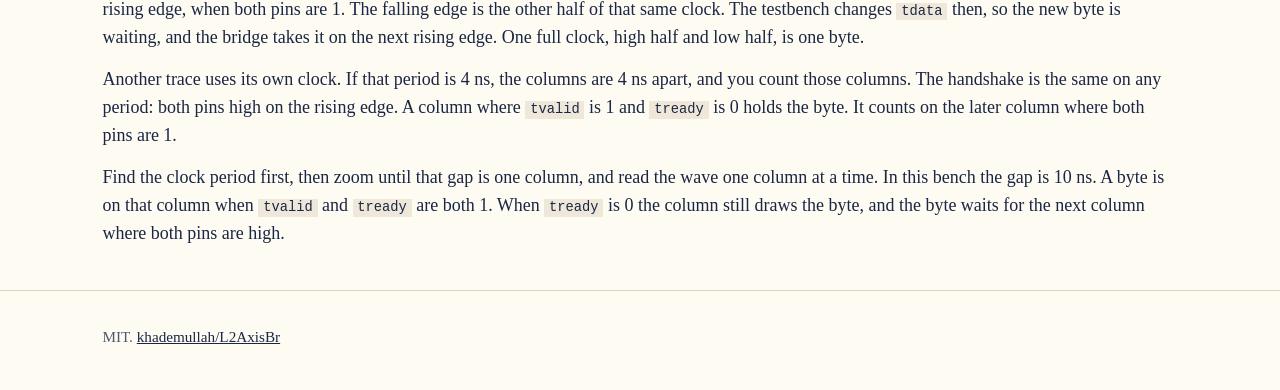
<file: docs/run.html>
<!DOCTYPE html>
<html lang="en">
<head>
  <meta charset="utf-8">
  <meta name="viewport" content="width=device-width, initial-scale=1">
  <title>L2AxisBr — end to end</title>
  <meta name="description" content="Rules load into an empty table, two NICs connect, then the first frames cross the bridge.">
  <link rel="icon" href="logo.jpg" type="image/jpeg">
  <link rel="stylesheet" href="style.css?v=3">
</head>
<body>
  <header class="bar">
    <a class="brand" href="index.html">L2AxisBr</a>
    <nav>
      <a href="#rules">Rules</a>
      <a href="#nics">NICs</a>
      <a href="#ports">Ports</a>
      <a href="#frames">Frames</a>
      <a href="#tips">Tips</a>
      <a href="path.html">Path</a>
      <a href="https://github.com/khademullah/L2AxisBr">GitHub</a>
    </nav>
  </header>

  <main>
    <section class="hero">
      <p class="kicker">make nics · first frames</p>
      <h1>Rules, then the NICs, then the frames</h1>
      <p class="lede">One two-NIC run, in the order the bench actually starts. The table is empty. The rules are copied into both twins. The NICs attach. Then host A and host B exchange frames, and <code>mis</code> stays 0.</p>
    </section>

    <section class="step" id="rules">
      <h2>1. The rules go in</h2>
      <p>Reset rises before the pcap opens. <code>l2_set_age</code>, <code>l2_set_len</code>, and <code>l2_set_mcast</code> copy the plusargs into the C table, and <code>l2_reset</code> clears it. The SystemVerilog table clears on the same reset. On <code>make nics</code> those plusargs are the defaults: aging off, 12 to 2048 bytes, no static multicast group.</p>
      <img src="fig-rules.svg" alt="Both tables start empty. Four rules: learn the source, flood a miss, forward to the other port, and do not send a destination that is already on this port.">
    </section>

    <section class="step" id="nics">
      <h2>2. The two NICs connect</h2>
      <p><code>make nics</code> places one example NIC on each port. NIC A sends into <code>a_s_*</code> and receives from <code>a_m_*</code>. NIC B sends into <code>b_s_*</code> and receives from <code>b_m_*</code>. The pcap is the host behind each NIC. A frame from one host reaches the other NIC only by crossing the bridge.</p>
      <img src="fig-links.svg" alt="NIC A and NIC B, each with an AXI-Stream into pkt_l2br and an AXI-Stream out of it">
    </section>

    <section class="step" id="ports">
      <h2>What a_s_*, b_s_*, a_m_*, and b_m_* are</h2>
      <p>These are the four AXI-Stream ends of <code>pkt_l2br</code>. The <code>*</code> is the beat: <code>tdata</code>, <code>tkeep</code>, <code>tvalid</code>, <code>tready</code>, <code>tstart</code>, <code>tlast</code>, <code>tuser</code>, and <code>tuser_err</code>. <code>s</code> is a slave, so the bytes go into the bridge. <code>m</code> is a master, so the bytes come out. A beat counts only when <code>tvalid</code> and <code>tready</code> are both high. <code>ready_mask</code> and <code>pause_en</code> sit beside each slave and are not part of the star.</p>
      <div class="table-wrap">
        <table>
          <thead>
            <tr><th>Name</th><th>Direction</th><th>Who drives the bytes</th></tr>
          </thead>
          <tbody>
            <tr><td><code>a_s_*</code></td><td>Into port A</td><td>NIC A, or the pcap bench</td></tr>
            <tr><td><code>a_m_*</code></td><td>Out of port A</td><td>The bridge, toward NIC A</td></tr>
            <tr><td><code>b_s_*</code></td><td>Into port B</td><td>NIC B, or the pcap bench</td></tr>
            <tr><td><code>b_m_*</code></td><td>Out of port B</td><td>The bridge, toward NIC B</td></tr>
          </tbody>
        </table>
      </div>
      <p>A frame that arrives on <code>a_s_*</code> and is flooded or forwarded leaves on <code>b_m_*</code>. A frame that arrives on <code>b_s_*</code> and is flooded or forwarded leaves on <code>a_m_*</code>. A filtered or dropped frame does not appear on the other master.</p>
    </section>

    <section class="step" id="frames">
      <h2>3. The frames start to move</h2>
      <p>Host A is <code>02:00:00:00:00:01</code> on port A. Host B is <code>ba:dc:18:c5:a2:89</code> on port B. Packet 1 is 74 bytes from A to B. The source is saved on port A, the destination misses, and NIC B receives the flood. Packet 2 is 74 bytes from B to A. The source is saved on port B, host A is already on port A, and NIC A receives the forward.</p>
      <img src="fig-exchange.svg" alt="Packet 1 floods from NIC A to NIC B. Packet 2 is forwarded from NIC B back to NIC A.">
      <p>The recording is the first 8 frames of that run, slow enough to read. Amber is a frame that NIC sent into the bridge. Blue is a frame that arrived from the bridge. In the simulator the receive line prints when the last byte lands, which can be under the next packet header. NIC A sent 5 and received 3. NIC B sent 3 and received 5.</p>
      <figure class="demo">
        <img src="nics.gif" alt="Three terminals. The bridge floods the first frame from NIC A to NIC B, then forwards the return frame from NIC B to NIC A.">
        <figcaption><code>rx_a=5 rx_b=3 tx_a=3 tx_b=5 flood=1 fwd=7 filter=0 mis=0</code>. <a href="nics.gif">The recording</a>.</figcaption>
      </figure>
    </section>

    <section class="step" id="tips">
      <h2>Tips for the wave</h2>
      <p>After a run, <code>make wave</code> opens <code>simulation_trace.vcd</code> in GTKWave. The trace is one flat list. Group the wires by port, then follow one frame from <code>tstart</code> to <code>tlast</code>. In the VCD the testbench names are <code>a_*</code> and <code>b_*</code>, not <code>a_s_*</code> and <code>b_s_*</code>. <code>a_*</code> is the slave into port A. <code>b_*</code> is the slave into port B.</p>
      <p>Every port has the same seven wires, each with its own prefix. There is no shared <code>tvalid</code>. Host A is <code>ha_tvalid</code>, into port A is <code>a_tvalid</code>, out of port B is <code>b_m_tvalid</code>, and the same pattern holds for <code>tready</code>, <code>tstart</code>, <code>tlast</code>, <code>tkeep</code>, <code>tdata</code>, and <code>tuser</code>. The error bit on that prefix is <code>terr</code>.</p>
      <p>GTKWave's filter box sits above the signal tree. Type one prefix, append those traces, then select just those rows in the wave list, right-click, and choose Group. Clear the filter before the next group. <code>a_</code> also matches <code>ha_</code> and <code>a_m_</code>, so use the prefixes in the table.</p>
      <div class="table-wrap">
        <table>
          <thead>
            <tr><th>Group</th><th>Signals</th><th>What you are looking at</th></tr>
          </thead>
          <tbody>
            <tr><td>Host A</td><td><code>ha_</code></td><td>Bytes the bench hands NIC A</td></tr>
            <tr><td>Into port A</td><td><code>a_t</code></td><td>NIC A sending into the bridge (<code>a_s_*</code>)</td></tr>
            <tr><td>Out of port B</td><td><code>b_m_</code></td><td>The bridge sending toward NIC B</td></tr>
            <tr><td>Host B</td><td><code>hb_</code></td><td>Bytes the bench hands NIC B</td></tr>
            <tr><td>Into port B</td><td><code>b_t</code></td><td>NIC B sending into the bridge (<code>b_s_*</code>)</td></tr>
            <tr><td>Out of port A</td><td><code>a_m_</code></td><td>The bridge sending toward NIC A</td></tr>
          </tbody>
        </table>
      </div>
      <p>Set each <code>tdata</code> to hex. A beat is only the cycles where that group's <code>tvalid</code> and <code>tready</code> are both 1. <code>tready</code> alone is not a transfer. Zoom to one pulse of that group's <code>tstart</code>, then across to its <code>tlast</code>. That span is one frame.</p>
      <p>A window that runs from 0 to 1,046,375 ns is the whole file. One clock in this bench is 10 ns, so that green band is many transfers drawn on top of each other. In that file <code>ha_*</code> and <code>a_*</code> are the same wires, because the example NICs were not compiled in. The recording below is a two-frame run with a NIC on each port, so the host, NIC A, and NIC B fall at three different times. The bytes are the first frame of <code>ns1_iperf.pcap</code>.</p>
      <ol>
        <li>Zoom until one clock is one column. A transfer is that column only when <code>tvalid</code> and <code>tready</code> are both 1. The times below are in nanoseconds because this clock is 10 ns. GTKWave can show picoseconds, nanoseconds, or microseconds. Pick the unit that makes one rising edge one column.</li>
        <li>Host A at 45 ns. <code>ha_tstart</code> is 1 and both pins are 1. The byte is <code>ba</code>, the first byte of the destination. That column is one transfer. The next column is <code>dc</code>.</li>
        <li>Keep walking to <code>ha_tlast</code>. It rises at 775 ns on byte <code>0a</code>. Both pins stayed high, so the host made 74 transfers. The frame is 74 bytes.</li>
        <li>NIC A drives the same bytes on <code>a_*</code> after it has stored the frame. At 795 ns <code>a_tvalid</code> is 1 and <code>a_tready</code> is 0, so <code>dc</code> does not move. At 805 ns both pins are 1, and <code>dc</code> enters the bridge.</li>
        <li>The bridge floods the frame. At 2265 ns <code>b_m_tstart</code> is 1 and both pins are 1. NIC B takes <code>ba</code>, then the rest of the same 74 bytes. Same checks, next port.</li>
      </ol>
      <p>A frame on <code>ha_*</code> shows up later on <code>a_*</code>, after NIC A has stored it and started sending. If that frame is flooded or forwarded, the same bytes then show up on <code>b_m_*</code>. A frame on <code>hb_*</code> shows up on <code>b_*</code>, and if it is flooded or forwarded, on <code>a_m_*</code>. If the frame is filtered or dropped, the other master stays quiet through that <code>tlast</code>. On a port-A-only run, <code>a_*</code> is busy and <code>b_m_*</code> pulses only for the one flood.</p>
      <p>Each picture stays up until you choose the next step. <code>make run NIC=1 PCAP=ns1_iperf.pcap MAX_PACKETS=2 BP=1 SPLIT=1</code>.</p>
      <div class="reader">
        <input type="radio" name="wave" id="wave-1" checked>
        <article class="reader-slide">
          <img src="wave-1.png" alt="The whole VCD from 0 to 1,046,375 ns, drawn as one solid band.">
          <p>The trace ends at 1,046,375 ns. That is the last time in the file, not one beat. A clock here is 10 ns. Until one clock is one column, the green line is many transfers stacked together.</p>
          <div class="reader-nav"><span class="is-off">Previous</span><span>1 of 8</span><label class="next" for="wave-2">Next</label></div>
        </article>
        <input type="radio" name="wave" id="wave-2">
        <article class="reader-slide">
          <img src="wave-2.png" alt="Three bars. Host A, then NIC A, then NIC B, each 74 transfers at a different time.">
          <p>This shorter trace is two frames with a NIC on each port. The bytes are the first frame of <code>ns1_iperf.pcap</code>. Each bar is 74 real transfers. Zoom into a bar before you call it one beat.</p>
          <div class="reader-nav"><label for="wave-1">Previous</label><span>2 of 8</span><label class="next" for="wave-3">Next</label></div>
        </article>
        <input type="radio" name="wave" id="wave-3">
        <article class="reader-slide">
          <img src="wave-3.png" alt="Host A at 45 ns. tvalid, tready, and tstart are high. The byte is ba.">
          <p><code>ha_tstart</code> is 1, and both <code>ha_tvalid</code> and <code>ha_tready</code> are 1. The byte is <code>ba</code>, the first byte of the destination. That column is one transfer. The next column is <code>dc</code>.</p>
          <div class="reader-nav"><label for="wave-2">Previous</label><span>3 of 8</span><label class="next" for="wave-4">Next</label></div>
        </article>
        <input type="radio" name="wave" id="wave-4">
        <article class="reader-slide">
          <img src="wave-4.png" alt="45 ns tstart, 775 ns tlast, 74 transfers, 74 bytes.">
          <p>Host A runs from 45 ns to 775 ns. <code>ha_tlast</code> rises on the last column, byte <code>0a</code>. Both pins are high on all 74 clocks, so the host made 74 transfers. The frame is 74 bytes.</p>
          <div class="reader-nav"><label for="wave-3">Previous</label><span>4 of 8</span><label class="next" for="wave-5">Next</label></div>
        </article>
        <input type="radio" name="wave" id="wave-5">
        <article class="reader-slide">
          <img src="wave-5.png" alt="NIC A at 795 ns. tvalid is high, tready is low, byte dc. Marked not a transfer.">
          <p>The same bytes show up on <code>a_*</code>, which is NIC A driving the bridge. At 795 ns <code>a_tvalid</code> is 1 and <code>a_tready</code> is 0, so <code>dc</code> does not move. Valid alone never counts.</p>
          <div class="reader-nav"><label for="wave-4">Previous</label><span>5 of 8</span><label class="next" for="wave-6">Next</label></div>
        </article>
        <input type="radio" name="wave" id="wave-6">
        <article class="reader-slide">
          <img src="wave-6.png" alt="NIC A at 805 ns. tvalid and tready are both high. The byte dc is a transfer.">
          <p><code>dc</code> was offered at 795 ns and refused. One clock later <code>a_tready</code> is 1. That is the transfer. On any AXI-Stream trace, count a beat only in the column where both pins are high.</p>
          <div class="reader-nav"><label for="wave-5">Previous</label><span>6 of 8</span><label class="next" for="wave-7">Next</label></div>
        </article>
        <input type="radio" name="wave" id="wave-7">
        <article class="reader-slide">
          <img src="wave-7.png" alt="NIC B at 2265 ns. tstart, tvalid, and tready are high. The byte is ba.">
          <p>The bridge sends the frame out <code>b_m_*</code>. At 2265 ns <code>b_m_tstart</code> is 1 and both pins are high. The byte is <code>ba</code> again. NIC B takes the same 74 bytes the host sent, each one a transfer on this port.</p>
          <div class="reader-nav"><label for="wave-6">Previous</label><span>7 of 8</span><label class="next" for="wave-8">Next</label></div>
        </article>
        <input type="radio" name="wave" id="wave-8">
        <article class="reader-slide">
          <img src="wave-8.png" alt="Four checks. Zoom to one clock. Both pins high. Count tstart to tlast. Count the next port again.">
          <p>Open the VCD. Zoom until one clock is one column. A transfer is the column where <code>tvalid</code> and <code>tready</code> are both 1. A frame is <code>tstart</code> through <code>tlast</code>. Then follow those bytes to the next interface and count again.</p>
          <div class="reader-nav"><label for="wave-7">Previous</label><span>8 of 8</span><span class="is-off next">Next</span></div>
        </article>
      </div>
      <p>The steps above stay. What follows is that same VCD opened in GTKWave, which is what <code>make wave</code> does. Click <code>tb_l2br</code> in the tree, type a prefix in the search box, and press Append. Each picture stays until you choose the next one.</p>
      <div class="reader">
        <input type="radio" name="gw" id="gw-1" checked>
        <article class="reader-slide">
          <img src="gw-1.png" alt="GTKWave opened on simulation_trace.vcd. Only the ha_ signals are appended, and the zoom is the whole 5.3 microseconds.">
          <p>This is the window. The search box is at the lower left, under the tree. Nothing is typed in it yet. On the right, only the <code>ha_</code> wires are appended, and the zoom is the whole file, 0 to 5305 ns. The frame is a band at the left. That band is not one transfer.</p>
          <div class="reader-nav"><span class="is-off">Previous</span><span>1 of 4</span><label class="next" for="gw-2">Next</label></div>
        </article>
        <input type="radio" name="gw" id="gw-2">
        <article class="reader-slide">
          <img src="gw-2.png" alt="GTKWave zoomed to 45 ns. ha_tvalid and ha_tready are high, ha_tstart is high, and ha_tdata is BA.">
          <p>Type <code>ha_</code> in the search box and press Append on <code>ha_tvalid</code>, <code>ha_tready</code>, <code>ha_tstart</code>, <code>ha_tlast</code>, and <code>ha_tdata</code>. Zoom until the ruler reads tens of nanoseconds. The marker is at 45 ns. Both pins are 1, <code>ha_tstart</code> is 1, and the byte is <code>BA</code>. The next byte is <code>DC</code>.</p>
          <p>Each box is its own transfer. <code>BA</code> is only the first one. <code>ha_tstart</code> is high on that column and then falls. The next columns transfer <code>DC</code>, then <code>18</code>, then <code>C5</code>, then <code>A2</code>, then <code>89</code>, then <code>02</code>, then <code>00</code>, because <code>ha_tvalid</code> and <code>ha_tready</code> stay 1. <code>ha_tlast</code> is still 0 in this window, so the frame is not finished. Keep walking until the column where <code>ha_tlast</code> rises. That last byte is the last transfer. From <code>tstart</code> to <code>tlast</code> is one frame, one transfer per byte.</p>
<img src="gw-ha-tlast.jpg" alt="GTKWave on the host wires, zoomed to the column where ha_tlast is 1" width="1024" height="373">
<p>This column is a later frame, not the one that opened at 45 ns. <code>ha_tvalid</code> and <code>ha_tready</code> are both 1, <code>ha_tstart</code> is 0, and <code>ha_tlast</code> is 1, so <code>F3</code> is the last transfer. That column is at 2255 ns. The same frame began at 1605 ns, where <code>ha_tstart</code> was 1 and the byte was <code>BA</code>. Both pins stay 1 on every column from that <code>BA</code> through this <code>F3</code>. There are 66 of them, so the frame moved 66 bytes.</p>
          <div class="reader-nav"><label for="gw-1">Previous</label><span>2 of 4</span><label class="next" for="gw-3">Next</label></div>
        </article>
        <input type="radio" name="gw" id="gw-3">
        <article class="reader-slide">
          <img src="gw-3.png" alt="GTKWave showing a_tvalid high and a_tready low at 795 ns while a_tdata is DC.">
          <p>Clear the search and type <code>a_t</code>, so the list is port A into the bridge and not <code>ha_</code> or <code>a_m_</code>. Append those wires. The marker is at 795 ns. <code>a_tvalid</code> is 1 and <code>a_tready</code> is 0, and the byte is still <code>DC</code>. That clock is not a transfer. The next time <code>a_tready</code> rises, <code>DC</code> moves.</p>
          <div class="reader-nav"><label for="gw-2">Previous</label><span>3 of 4</span><label class="next" for="gw-4">Next</label></div>
        </article>
        <input type="radio" name="gw" id="gw-4">
        <article class="reader-slide">
          <img src="gw-4.png" alt="GTKWave showing b_m_tvalid and b_m_tready high at 2265 ns, with the flooded bytes BA, DC, 18.">
          <p>Clear the search and type <code>b_m_</code>. Append those wires. The marker is at 2265 ns. <code>b_m_tvalid</code> and <code>b_m_tready</code> are both 1, <code>b_m_tstart</code> marks the frame, and the bytes are the same <code>BA</code>, <code>DC</code>, <code>18</code> the host sent. Same filter, next port. Anyone can repeat it with <code>make wave</code> after the two-frame run.</p>
          <div class="reader-nav"><label for="gw-3">Previous</label><span>4 of 4</span><span class="is-off next">Next</span></div>
        </article>
      </div>
      <p>The two digits in a box are one byte. <code>ha_tdata</code> is <code>ha_tdata[7:0]</code>, eight bits. With the bus set to hex, one digit stands for four bits, so the box reads <code>00</code>. That is a single byte whose value is 0. The next column that also reads <code>00</code> is the next byte.</p>
      <p>Each column where <code>tvalid</code> and <code>tready</code> are both 1 is one byte. On the longer recording, the one that ends at 1,046,375 ns, the source address <code>02:00:00:00:00:01</code> is six columns. <code>02</code> is at 2365 ns. Then four columns of <code>00</code>, at 2375, 2385, 2395, and 2405 ns. Then <code>01</code> at 2415 ns. Those four <code>00</code> boxes are four bytes.</p>
      <p>Count the columns by hand. Start on the first column after that <code>00</code> at 2375 ns, and stop on the column where <code>ha_tlast</code> rises. On this frame that column is at 3325 ns and the byte is <code>00</code>. Both pins stay 1, so every column counts. There are 95. The frame itself opened at 2305 ns on <code>BA</code> and is 103 bytes.</p>
      <p>A 10 ns gap is one clock in this bench. The clock toggles every 5 ns, so one period is 10 ns, and one period moves one byte. The byte is taken on the rising edge, when both pins are 1. The falling edge is the other half of that same clock. The testbench changes <code>tdata</code> then, so the new byte is waiting, and the bridge takes it on the next rising edge. One full clock, high half and low half, is one byte.</p>
      <p>Another trace uses its own clock. If that period is 4 ns, the columns are 4 ns apart, and you count those columns. The handshake is the same on any period: both pins high on the rising edge. A column where <code>tvalid</code> is 1 and <code>tready</code> is 0 holds the byte. It counts on the later column where both pins are 1.</p>
      <p>Find the clock period first, then zoom until that gap is one column, and read the wave one column at a time. In this bench the gap is 10 ns. A byte is on that column when <code>tvalid</code> and <code>tready</code> are both 1. When <code>tready</code> is 0 the column still draws the byte, and the byte waits for the next column where both pins are high.</p>
    </section>
  </main>

  <footer>
    <p>MIT. <a href="https://github.com/khademullah/L2AxisBr">khademullah/L2AxisBr</a></p>
  </footer>
</body>
</html>
</file>
<file: docs/style.css>
:root {
  --paper: #fefbf2;
  --ink: #1a2744;
  --muted: #4d5870;
  --line: #ddd4c4;
  --card: #fffdf8;
}

* { box-sizing: border-box; }

html { scroll-behavior: smooth; }

body {
  margin: 0;
  color: var(--ink);
  background: var(--paper);
  font: 18px/1.55 "Iowan Old Style", Palatino, "Palatino Linotype", Georgia, serif;
}

a { color: var(--ink); }

code, pre {
  font-family: "IBM Plex Mono", "Source Code Pro", ui-monospace, monospace;
  font-size: 0.86rem;
}

code {
  background: #efe8da;
  padding: 0.1em 0.35em;
}

.bar {
  display: flex;
  justify-content: space-between;
  align-items: baseline;
  gap: 1rem;
  padding: 1.1rem 8vw;
  border-bottom: 1px solid var(--line);
}

.brand {
  font-weight: 700;
  letter-spacing: 0.04em;
  text-decoration: none;
}

nav { display: flex; gap: 1.25rem; }

nav a { text-decoration: none; font-size: 0.95rem; }

nav a:hover { text-decoration: underline; }

.hero {
  padding: 3.5rem 8vw 2.5rem;
  text-align: center;
}

.hero-logo {
  width: min(420px, 78vw);
  height: auto;
  background: transparent;
}

.kicker {
  margin: 0.2rem 0 0.4rem;
  letter-spacing: 0.14em;
  text-transform: uppercase;
  font-size: 0.78rem;
  color: var(--muted);
  font-family: "IBM Plex Sans", "Segoe UI", sans-serif;
}

h1 {
  margin: 0 auto 0.8rem;
  max-width: 18ch;
  font-size: clamp(2.1rem, 5vw, 3.4rem);
  line-height: 1.05;
  font-weight: 650;
}

.lede {
  max-width: 38rem;
  margin: 0 auto 1.4rem;
  color: var(--muted);
}

.actions { display: flex; justify-content: center; gap: 0.8rem; flex-wrap: wrap; }

.button {
  display: inline-block;
  background: var(--ink);
  color: var(--paper);
  text-decoration: none;
  padding: 0.65rem 1rem;
  border-radius: 999px;
  font-family: "IBM Plex Sans", "Segoe UI", sans-serif;
  font-size: 0.95rem;
}

.button.quiet {
  background: transparent;
  color: var(--ink);
  border: 1px solid var(--ink);
}

.rules {
  display: grid;
  grid-template-columns: repeat(3, 1fr);
  gap: 1rem;
  padding: 0 8vw 2rem;
}

.rules article {
  background: var(--card);
  border: 1px solid var(--line);
  border-radius: 16px;
  padding: 1.1rem 1.2rem 1.2rem;
}

.rules h2, section h2 { margin: 0 0 0.45rem; font-size: 1.25rem; }

.rules p, section p { margin: 0; }

section { padding: 0 8vw 2.6rem; }

.step img, .demo img {
  width: 100%;
  height: auto;
  margin-top: 0.9rem;
  border: 1px solid var(--line);
}

.demo { margin: 1.1rem 0 0; }
.demo figcaption { margin-top: 0.55rem; color: var(--muted); font-size: 0.95rem; }

.reader { position: relative; margin-top: 0.9rem; }
.reader input {
  position: absolute;
  width: 1px;
  height: 1px;
  margin: 0;
  opacity: 0;
  pointer-events: none;
}
.reader-slide {
  display: none;
  font-size: 18px;
  line-height: 1.55;
}
.reader input:checked + .reader-slide { display: block; }
.reader-slide img {
  display: block;
  width: 100%;
  height: auto;
  margin-top: 0;
}
.reader-slide p {
  margin-top: 0.8rem;
  font-size: 18px;
  line-height: 1.55;
}
.reader-nav {
  display: grid;
  grid-template-columns: 1fr auto 1fr;
  align-items: center;
  gap: 0.8rem;
  margin-top: 0.85rem;
}
.reader-nav span { color: var(--muted); font-size: 0.95rem; text-align: center; }
.reader-nav label, .reader-nav .is-off {
  border: 1px solid var(--line);
  background: var(--card);
  border-radius: 999px;
  padding: 0.35rem 0.95rem;
  font-size: 0.95rem;
}
.reader-nav label { cursor: pointer; justify-self: start; }
.reader-nav label.next { justify-self: end; }
.reader-nav label:hover { border-color: var(--ink); }
.reader-nav .is-off { color: var(--muted); justify-self: start; }
.reader-nav .is-off.next { justify-self: end; }

section p + p, section p + pre, section pre + p, section p + ol { margin-top: 0.9rem; }

#later ol, #tips ol { margin: 0.9rem 0 0; padding-left: 1.3rem; }

#later li, #tips li { margin: 0.55rem 0; }

#later li strong { font-weight: 650; }

pre {
  background: var(--ink);
  color: #f3efe6;
  padding: 1rem 1.1rem;
  border-radius: 12px;
  overflow-x: auto;
}

pre code { background: transparent; color: inherit; padding: 0; }

.table-wrap { overflow-x: auto; margin-top: 0.9rem; }

table {
  width: 100%;
  border-collapse: collapse;
  font-size: 0.92rem;
}

th, td {
  text-align: left;
  vertical-align: top;
  padding: 0.5rem 0.7rem 0.5rem 0;
  border-bottom: 1px solid var(--line);
}

th {
  font-family: "IBM Plex Sans", "Segoe UI", sans-serif;
  font-size: 0.75rem;
  letter-spacing: 0.08em;
  text-transform: uppercase;
  color: var(--muted);
  font-weight: 650;
}

td code { white-space: nowrap; }

footer {
  border-top: 1px solid var(--line);
  padding: 1.2rem 8vw 2rem;
  color: var(--muted);
  font-size: 0.95rem;
}

@media (max-width: 800px) {
  .rules { grid-template-columns: 1fr; }
  .bar, .hero, .rules, section, footer { padding-left: 1.25rem; padding-right: 1.25rem; }
}
</file>
